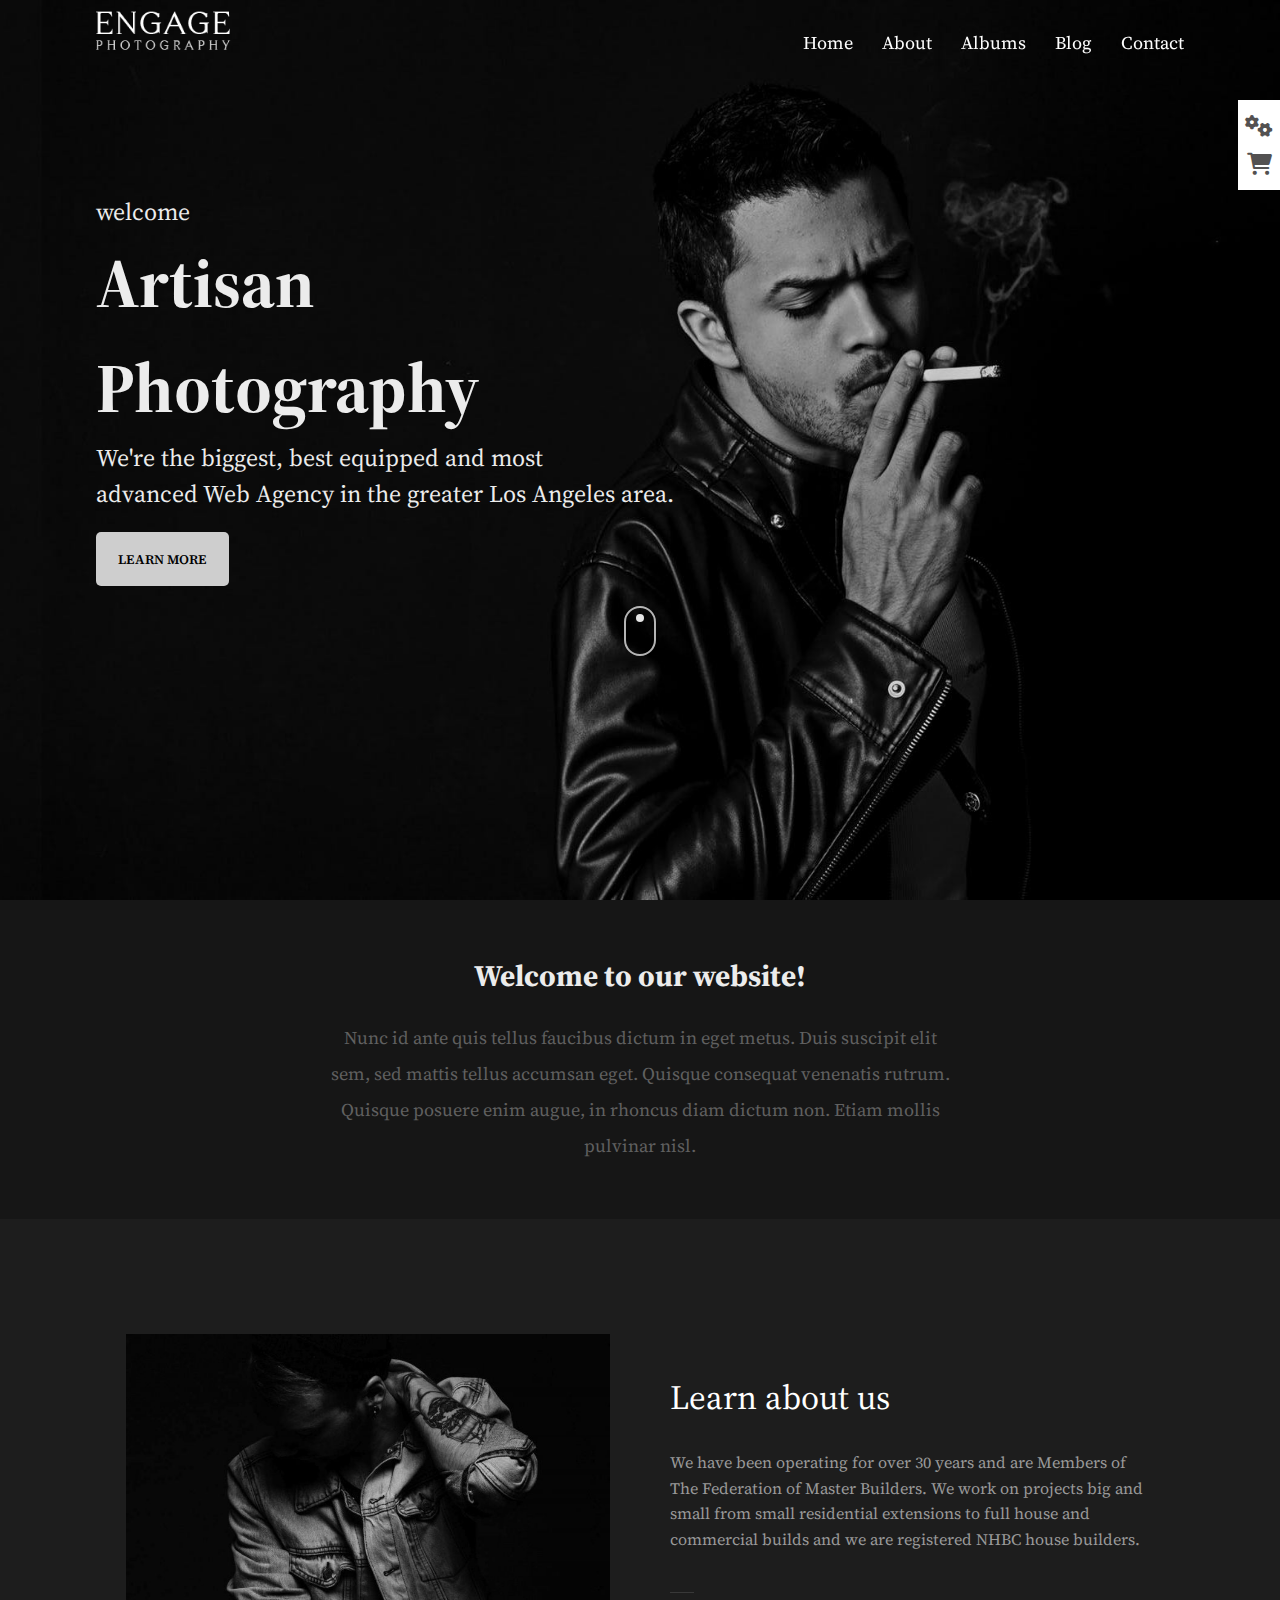
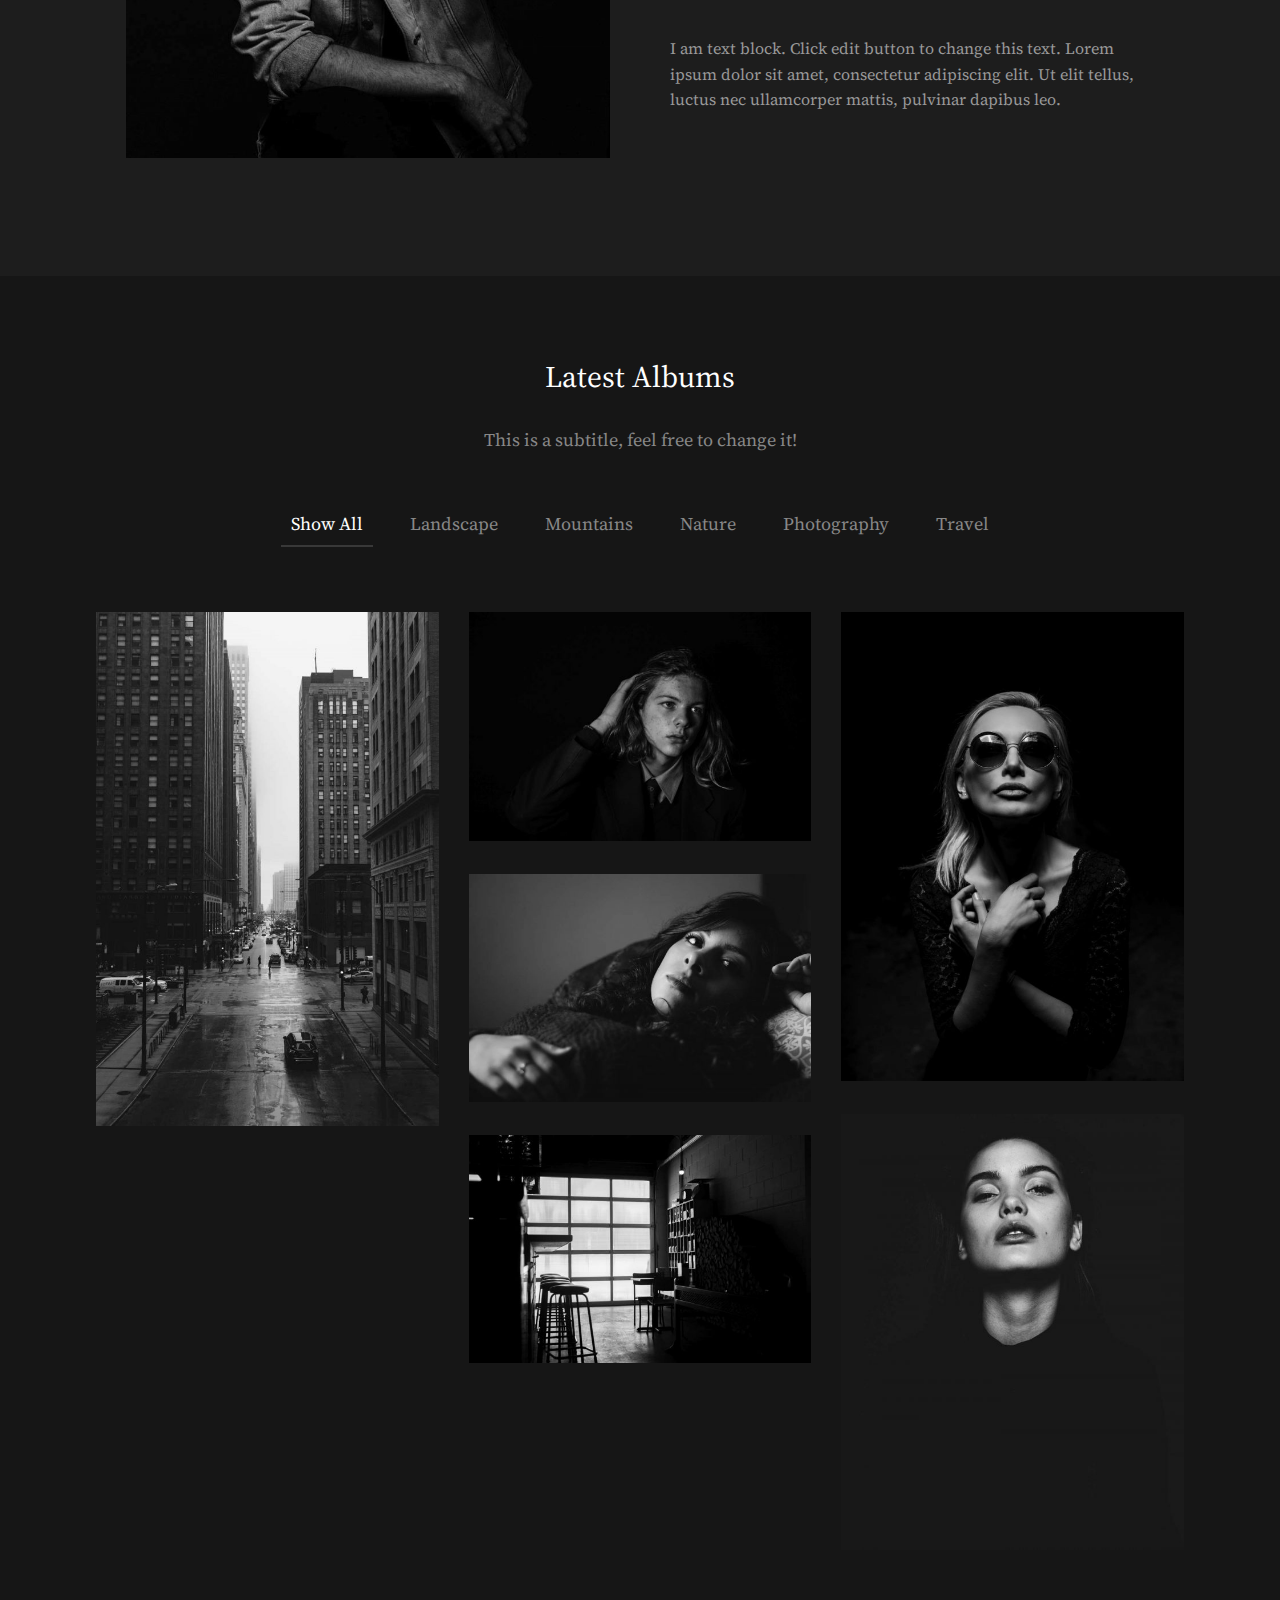
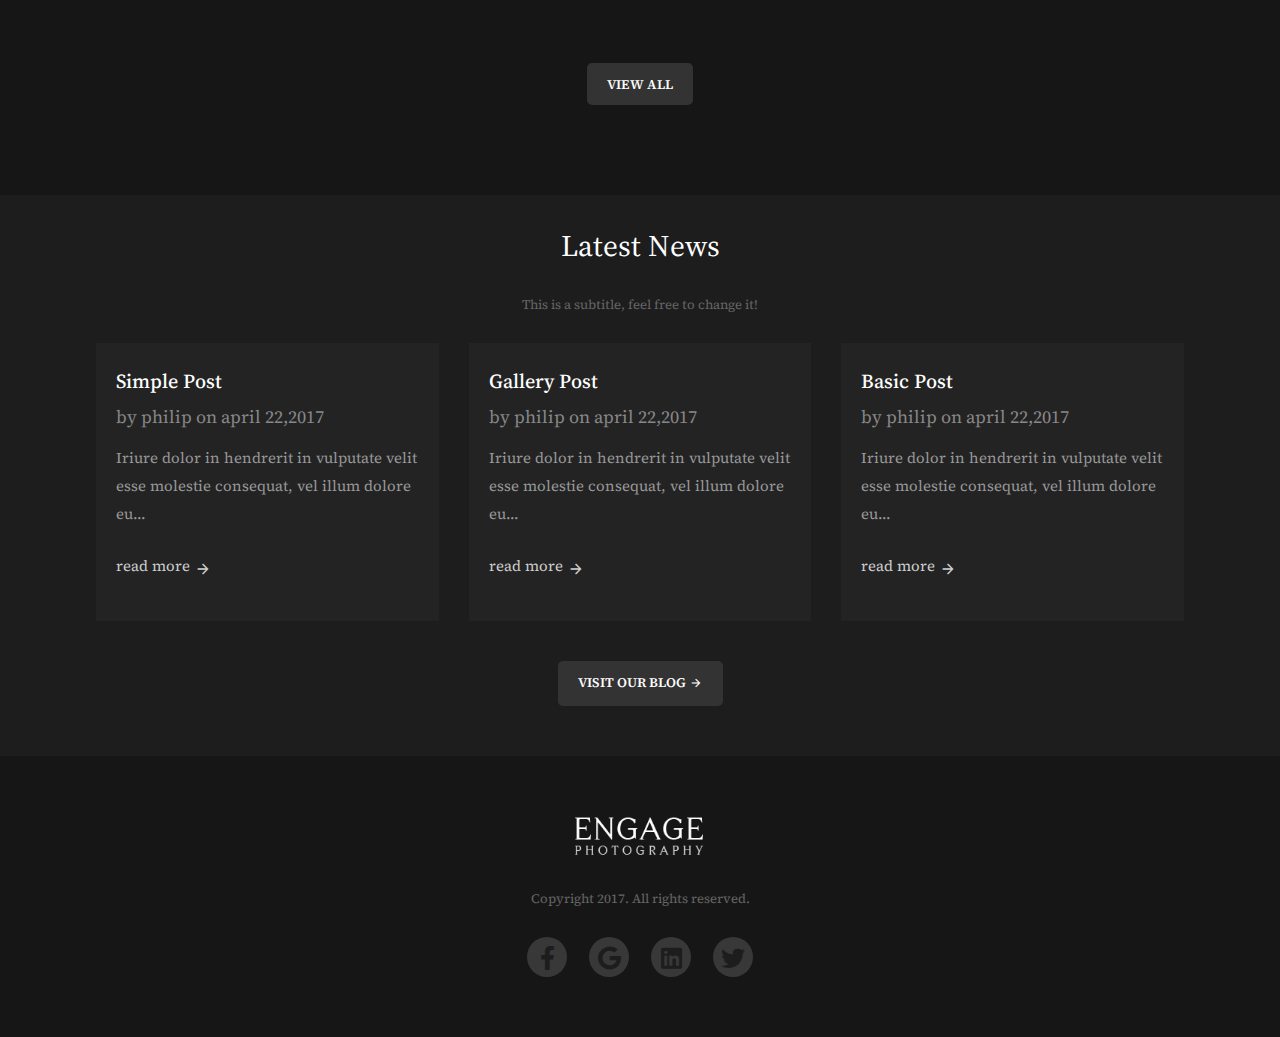
<file: index.html>
<!DOCTYPE html>
<html lang="en">
<head>
    <meta charset="UTF-8">
    <meta name="viewport" content="width=device-width, initial-scale=1.0">
    <link rel="stylesheet" href="https://fonts.googleapis.com/css2?family=Material+Symbols+Outlined:opsz,wght,FILL,GRAD@24,400,0,0" />
    <link rel="preconnect" href="https://fonts.googleapis.com">
<link rel="preconnect" href="https://fonts.gstatic.com" crossorigin>
<link href="https://fonts.googleapis.com/css2?family=Source+Serif+4:ital,opsz,wght@0,8..60,200;0,8..60,300;0,8..60,400;0,8..60,500;0,8..60,600;0,8..60,700;0,8..60,800;0,8..60,900;1,8..60,300;1,8..60,500;1,8..60,600;1,8..60,700&display=swap" rel="stylesheet">
    <link rel="stylesheet" href="./style.css">
    <link rel="stylesheet" href="https://cdnjs.cloudflare.com/ajax/libs/font-awesome/6.0.0-beta3/css/all.min.css">

    <link rel="stylesheet" href="https://cdnjs.cloudflare.com/ajax/libs/font-awesome/6.5.1/css/all.min.css" integrity="sha512-DTOQO9RWCH3ppGqcWaEA1BIZOC6xxalwEsw9c2QQeAIftl+Vegovlnee1c9QX4TctnWMn13TZye+giMm8e2LwA==" crossorigin="anonymous" referrerpolicy="no-referrer" />
    <title>Document</title>
</head>
<body>
    <div class="wrapper">
    
        <main class="main__section">
            <div class="container">
                <header>
                   
                      <div class="cleaerfix">
                          <div class="logo">
                              <img src="./imgs/engage-photography.png" alt="">
                           </div>
                           <nav class="nav cleaerfix">
                            <div class="menu">
                                <button ><span class="material-symbols-outlined">
                                    menu
                                    </span></button>
                            </div>
                            <div class="hidden-header toggle">
                                <ul class="cleaerfix   hidden-content">
                                    <li><a href="./index.html">Home</a> </li>
                                    <li><a href="./about.html">About</a></li>
                                    <li><a href="./albums.html">Albums</a></li>
                                    <li><a href="./blog.html">Blog</a></li>
                                    <li><a href="./contact.html">Contact</a></li>
                                    <div class="cleaerfix"></div>
                                </ul>
                            </div>
                              
                           </nav>
          
                      </div>
        
                   
                         
              
              
              </header>
                <div class="welcome__txt">
                 
                        <span>welcome</span> 
                         <h1>
                            Artisan <br> Photography
                        </h1> 
                    <p>
                        We're the biggest, best equipped and most <br> advanced Web Agency in the greater Los Angeles area.
                    </p>
                </div>
                <div class="learn__more">
                    <button class="learn__btn">Learn more</button>
                </div>
                <div>
                    <div class="circle">
                        <a href="#welcome__section">
                            <span></span>
                        </a>
                       
                    </div>
                  
                </div>

            </div>
        </main>
        <section class="welcome__section" id="welcome__section">
            <div class=" welcome__section__container">
                <h2>Welcome to our website!</h2>
                <p>
                    Nunc id ante quis tellus faucibus dictum in eget metus. Duis suscipit elit sem, sed mattis tellus accumsan eget.
                     Quisque consequat venenatis rutrum. 
                    Quisque posuere enim augue, in rhoncus diam dictum non. Etiam mollis pulvinar nisl.
                </p>
            </div>
          
        </section>
        <section class="learn__about">
            <div class="container cleaerfix">
                <div class="learn__about__card">
                    <img src="./imgs/photo-1484519332611-516457305ff6-800x700.jpg" alt="">
                </div>
                <div class="learn__about__card">
                  <h3>Learn about us</h3>
                  <p>We have been operating for over 30 years and are Members of The Federation of Master Builders. 
                    We work on projects big and small from small residential extensions to full house and commercial
                     builds and we are registered NHBC house builders.
                    </p>
                    <span></span>
                    <p>
                        I am text block. Click edit button to change this text. Lorem ipsum dolor sit amet,
                         consectetur adipiscing elit. Ut elit tellus, luctus nec ullamcorper mattis, pulvinar dapibus leo.
                    </p>
                </div>
            </div>

        </section>
        <section class="latest__albums">
            <div class="container">
                <div class="latest__mini__container">
                    <h4>
                        Latest Albums
                    </h4>
                    <p>This is a subtitle, feel free to change it!</p>
                    <ul class="cleaerfix">
                        <li class="Albums-tab active-tab-index"id="All">Show All</li>
                        <li class="Albums-tab"id="Landscape">Landscape</li>
                        <li class="Albums-tab"id="Mountains">Mountains</li>
                        <li class="Albums-tab"id="nature">Nature</li>
                        <li class="Albums-tab"id="photography">Photography</li>
                        <li class="Albums-tab" id="Travel">Travel</li>
                    </ul>

                </div>
                <div class="imgs__comtainer cleaerfix">
                    <div class="imgs__card">
                       
                            <div class="card-one card nature">
                                <img src="./imgs/alex-iby-251903-600x.jpg" alt="">
    <div class="cover">
    
                            </div>
    
        <div class="cover-icons-container">
            <div class="icon-container left">
                <div class="icon">
                    <span class="material-symbols-outlined ">
                        search
                        </span>
                </div>
               <div class="icon">
                <span class="material-symbols-outlined ">
                    join
                    </span>
               </div>
                  
            </div>
            <div class="icon-container right">
               
            </div>
        </div>
       
        
    </div>
                        



                    </div>
                    <div class="imgs__card ">
                        <div class="card card-two Travel">
                            <img src="./imgs/nathaniel-chang-298253-600x.jpg" alt="">
                            <div class="cover">

                            </div>
                            <div class="cover-icons-container">
                                <div class="icon-container left">
                                    <div class="icon">
                                        <span class="material-symbols-outlined ">
                                            search
                                            </span>
                                    </div>
                                   <div class="icon">
                                    <span class="material-symbols-outlined ">
                                        join
                                        </span>
                                   </div>
                                      
                                </div>
                                <div class="icon-container right">
                                   
                                </div>
                            </div>
                        </div>
                        <div class="card card-three nature photography ">
                            <img src="./imgs/lesly-b-juarez-199312-600x.jpg" alt="">
                            <div class="cover">

                            </div>
                            <div class="cover-icons-container">
                                <div class="icon-container left">
                                    <div class="icon">
                                        <span class="material-symbols-outlined ">
                                            search
                                            </span>
                                    </div>
                                   <div class="icon">
                                    <span class="material-symbols-outlined ">
                                        join
                                        </span>
                                   </div>
                                      
                                </div>
                                <div class="icon-container right">
                                   
                                </div>
                            </div>
                        </div>

                    <div class="card Mountains">
    <img src="./imgs/redd-angelo-11908-600x.jpg" alt="">
    <div class="cover">
    
    </div>

<div class="cover-icons-container">
<div class="icon-container left">
<div class="icon">
<span class="material-symbols-outlined ">
search
</span>
</div>
<div class="icon">
<span class="material-symbols-outlined ">
join
</span>
</div>

</div>
<div class="icon-container right">

</div>
</div>
                    </div>

                    </div>
                    <div class="imgs__card responsive-card">
                        <div class="card   photography">
                            <img src="./imgs/mohammad-metri-325178-600x.jpg" alt="">
                            <div class="cover">
    
                            </div>
                        
                        <div class="cover-icons-container">
                        <div class="icon-container left">
                        <div class="icon">
                        <span class="material-symbols-outlined ">
                        search
                        </span>
                        </div>
                        <div class="icon">
                        <span class="material-symbols-outlined ">
                        join
                        </span>
                        </div>
                        
                        </div>
                        <div class="icon-container right">
                        
                        </div>
                        </div>
                        </div>
                        <div class="card photography">
                            <img src="./imgs/photo-1486074051793-e41332bf18fc-600x764.jpg" alt="">

                            <div class="cover">
    
                            </div>
    
        <div class="cover-icons-container">
            <div class="icon-container left">
                <div class="icon">
                    <span class="material-symbols-outlined ">
                        search
                        </span>
                </div>
               <div class="icon">
                <span class="material-symbols-outlined ">
                    join
                    </span>
               </div>
                  
            </div>
            <div class="icon-container right">
               
            </div>
        </div>
                        </div>
   


                    </div>

                    
                </div>
                <div class="view__all__button">
                    <button class="view__btn">
                        view aLL
                    </button>

                </div>
            
              
            </div>
        </section>

        <section class="latest__news">
            <div class="container">
                <h5>Latest News</h5>
                <p class="subtitle">This is a subtitle, feel free to change it!</p>
            
            <div class="latest__news__container cleaerfix ">
                <div class="imgs__card news__card">
                    <h6>
                        simple post
                    </h6>
                    <p class="news__mini__title">
                        by philip on april 22,2017
                    </p>
                    <p class="news__main__txt">
                        Iriure dolor in hendrerit in vulputate velit esse molestie consequat, vel illum dolore eu...


                    </p>
                    <div class="read__more">
                        <a href="">read more</a>
                        <span class="material-symbols-outlined">
                            arrow_forward
                            </span>
                    </div>

                </div>
                <div class="imgs__card news__card">
                    <h6>
                        gallery post
                    </h6>
                    <p class="news__mini__title">
                        by philip on april 22,2017
                    </p>
                    <p class="news__main__txt">
                        Iriure dolor in hendrerit in vulputate velit esse molestie consequat, vel illum dolore eu...


                    </p>
                    <div class="read__more">
                        <a href="">read more</a>
                        <span class="material-symbols-outlined">
                            arrow_forward
                            </span>
                    </div>

                </div>
                <div class="imgs__card news__card">
                    <h6>
                        basic post
                    </h6>
                    <p class="news__mini__title">
                        by philip on april 22,2017
                    </p>
                    <p class="news__main__txt">
                        Iriure dolor in hendrerit in vulputate velit esse molestie consequat, vel illum dolore eu...


                    </p>
                    <div class="read__more">
                        <a href="">read more</a>
                        <span class="material-symbols-outlined">
                            arrow_forward
                            </span>
                    </div>

                </div>
            </div>
            <div class="visit__blog__button">
<button><a href="">visit our blog</a>  <span class="material-symbols-outlined">
    arrow_forward
    </span></button>
            </div>
        </div>
        </section>

        <footer>
            <div class="container">
                <div class="footer__logo">
                    <img src="./imgs/engage-photography.png" alt="">
                    <p>Copyright 2017. All rights reserved.</p>
                </div>
                <div class="footer__icons ">
                    <div class="f-icon facebook">
                        <i class="fa-brands fa-facebook-f"></i>
                       
                       
                       
                    </div>
                    <div class="f-icon google">
                        <i class="fa-brands fa-google"></i>
                    </div>
                    <div class="f-icon linkedin">
                        <i class="fa-brands fa-linkedin"></i>
                    </div>
                    <div class="f-icon twitter">
                        <i class="fa-brands fa-twitter"></i>
                    </div>
                </div>
            </div>
            <div class="right-icon">
                <i class="fa-solid fa-gears"></i>
              
                <i class="fa-solid fa-cart-shopping"></i>
            </div>
        </footer>
    </div>
    <script src="./script.js"></script>
</body>
</html>
</file>
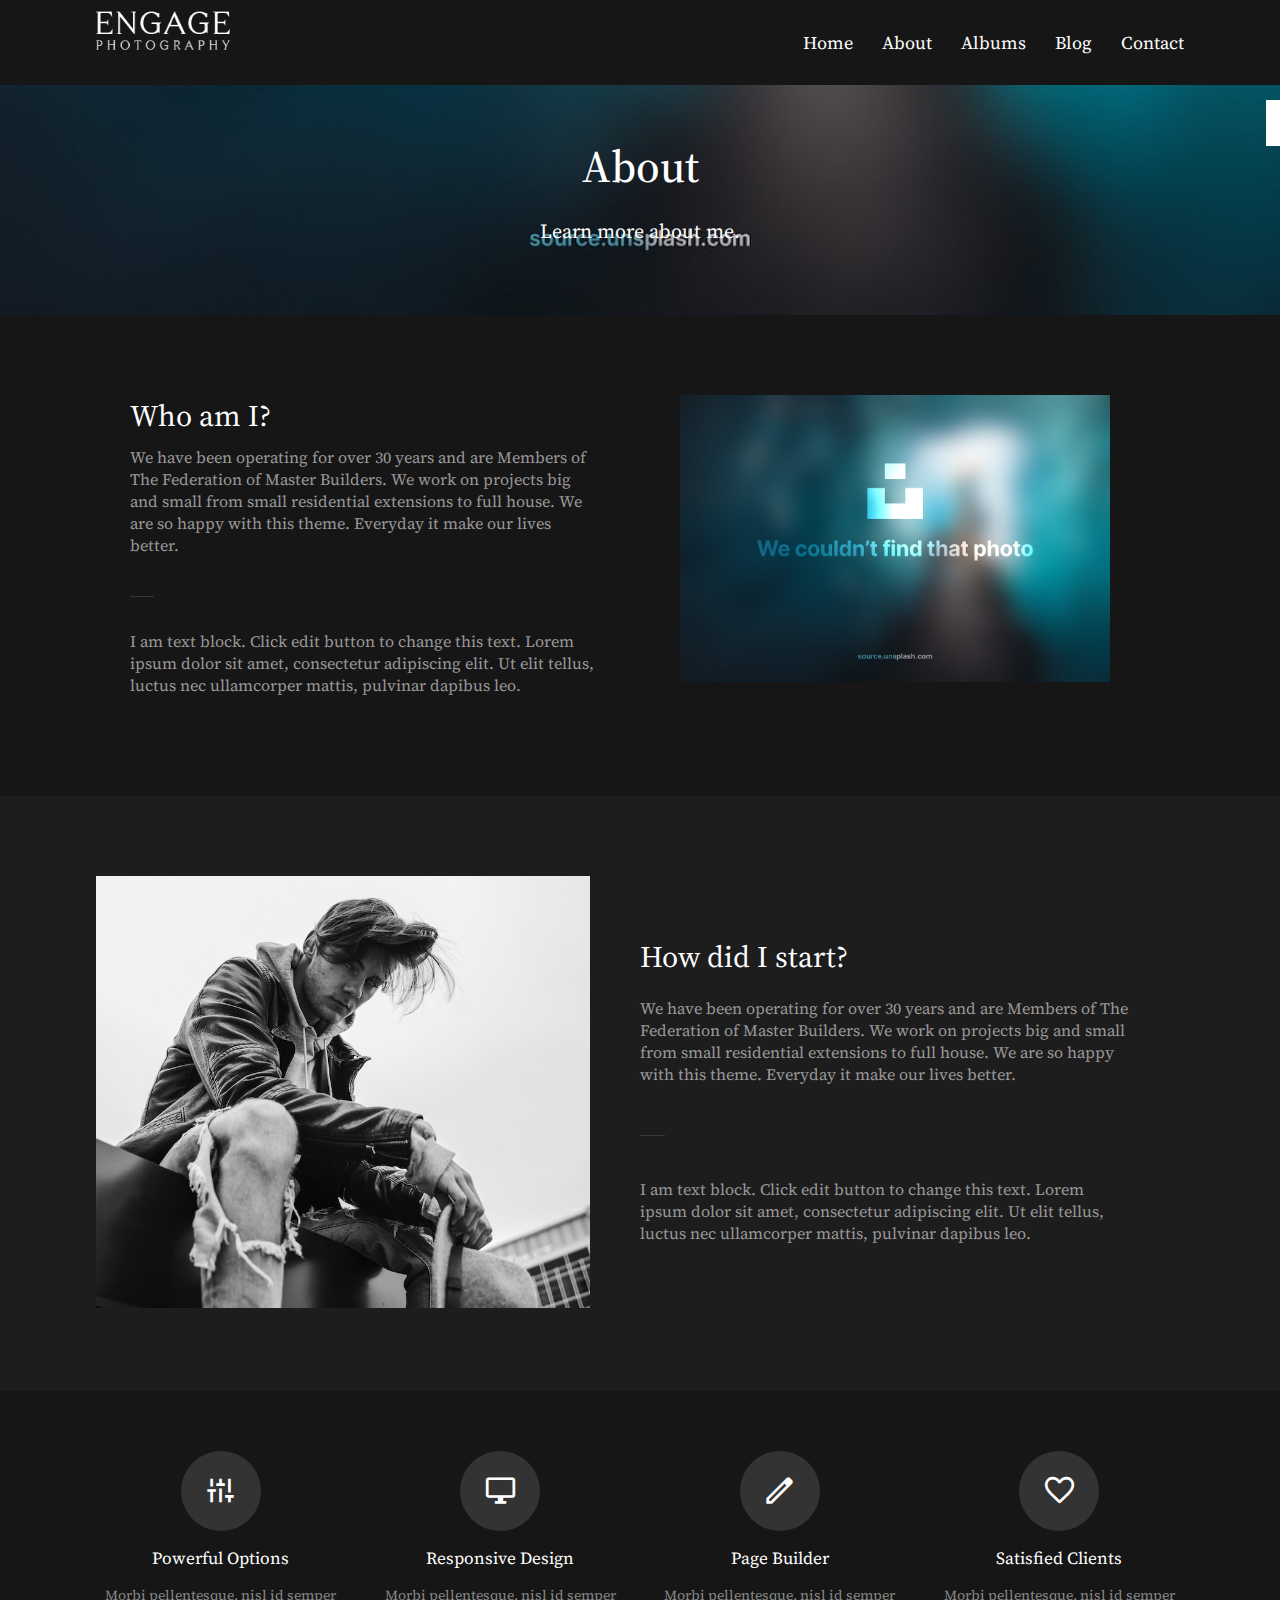
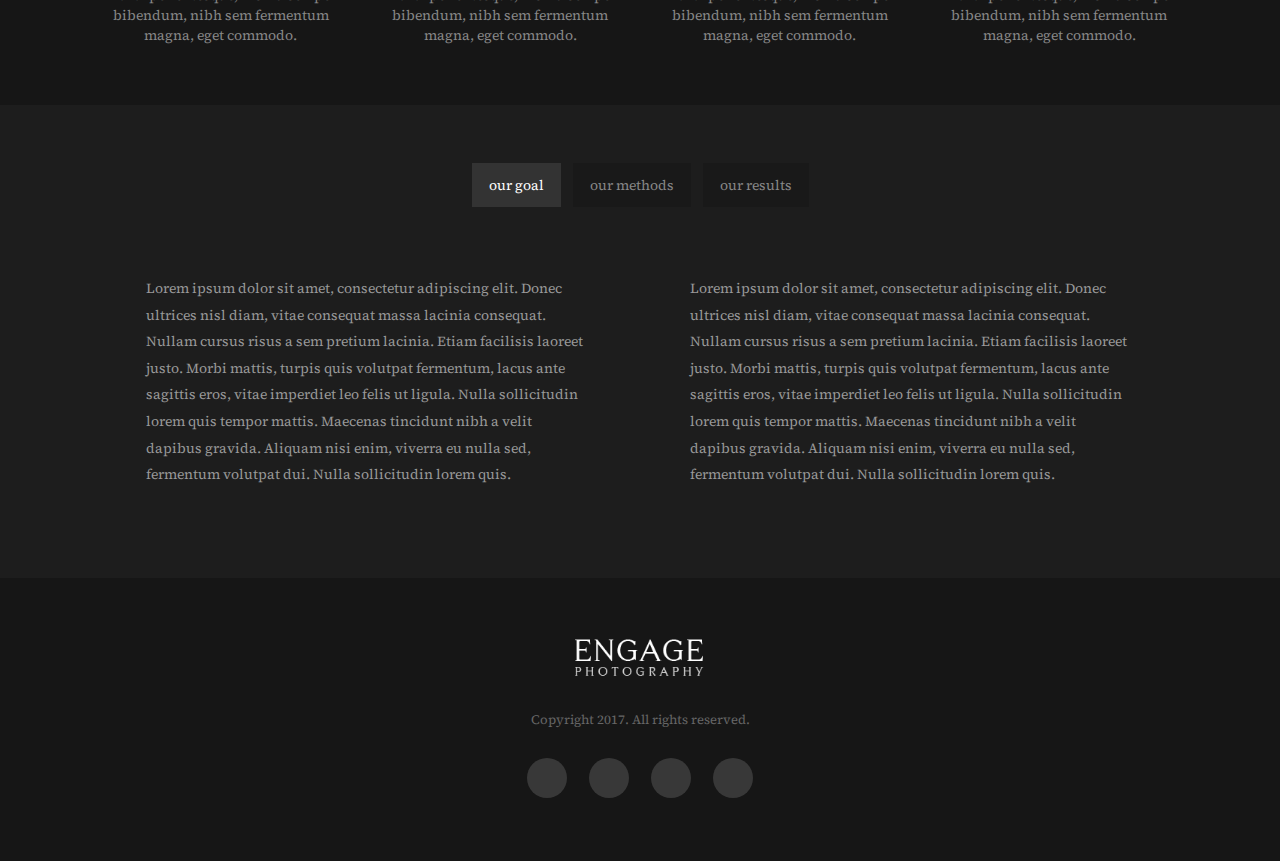
<file: about.html>
<!DOCTYPE html>
<html lang="en">
<head>
    <meta charset="UTF-8">
    <meta name="viewport" content="width=device-width, initial-scale=1.0">
    <link rel="stylesheet" href="https://fonts.googleapis.com/css2?family=Material+Symbols+Outlined:opsz,wght,FILL,GRAD@24,400,0,0" />
    <link rel="preconnect" href="https://fonts.googleapis.com">
<link rel="preconnect" href="https://fonts.gstatic.com" crossorigin>
<link href="https://fonts.googleapis.com/css2?family=Source+Serif+4:ital,opsz,wght@0,8..60,200;0,8..60,300;0,8..60,400;0,8..60,500;0,8..60,600;0,8..60,700;0,8..60,800;0,8..60,900;1,8..60,300;1,8..60,500;1,8..60,600;1,8..60,700&display=swap" rel="stylesheet">
   
    <link rel="stylesheet" href="https://cdnjs.cloudflare.com/ajax/libs/font-awesome/6.5.1/css/all.min.css" integrity="sha512-DTOQO9RWCH3ppGqcWaEA1BIZOC6xxalwEsw9c2QQeAIftl+Vegovlnee1c9QX4TctnWMn13TZye+giMm8e2LwA==" crossorigin="anonymous" referrerpolicy="no-referrer" />

    
    <link rel="stylesheet" href="./style.css">
    <link rel="stylesheet" href="./about.css">
    <title>Document</title>
</head>
<body>
    <div class="wrapper">
      
        <header>
            <div class="container">
              <div class="cleaerfix">
                  <div class="logo">
                      <img src="./imgs/engage-photography.png" alt="">
                   </div>
                   <nav class="nav cleaerfix">
                    <div class="menu">
                        <button ><span class="material-symbols-outlined">
                            menu
                            </span></button>
                    </div>
                    <div class="hidden-header toggle">
                        <ul class="cleaerfix   hidden-content">
                            <li><a href="./index.html">Home</a> </li>
                            <li><a href="./about.html">About</a></li>
                            <li><a href="./albums.html">Albums</a></li>
                            <li><a href="./blog.html">Blog</a></li>
                            <li><a href="./contact.html">Contact</a></li>
                            <div class="cleaerfix"></div>
                        </ul>
                    </div>
                      
                   </nav>
                  
              </div>
            </div>    
      </header>
  
        <section class="about">
            <h1>
                About
            </h1>
            <p>Learn more about me.</p>
        </section>
        <section class="who__am__i">
            <div class="container cleaerfix">
                <div class="who__am__card who__am__card__left">
<h2>
    Who am I?
</h2>
<p>
    We have been operating for over 30 years and are Members of The Federation of Master Builders.
     We work on projects big and small from small residential extensions to full house.
     We are so happy with this theme. Everyday it make our lives better.
</p>
<span></span>
<p>
    I am text block. Click edit button to change this text.
     Lorem ipsum dolor sit amet, consectetur adipiscing elit. Ut elit tellus,
     luctus nec ullamcorper mattis, pulvinar dapibus leo.
</p>
                </div>
                <div class="who__am__card">
                    <img src="./imgs/1920x1300.jpeg" alt="">
                </div>
            </div>
        </section>
        <section class="How__did__I__start">
            <div class="container cleaerfix">
                <div class="how__start__card how__start__card__left ">
<img src="./imgs/800x700.jpeg" alt="">
                </div>

                <div class="how__start__card how__start__card__left ">
<h2>How did I start?</h2>
<p>
    We have been operating for over 30 years and are Members of The Federation of Master Builders.
     We work on projects big and small from small residential extensions to full house.
     We are so happy with this theme. Everyday it make our lives better.
</p>
<span></span>
<p>
    I am text block. Click edit button to change this text.
     Lorem ipsum dolor sit amet, consectetur adipiscing elit. Ut elit tellus,
     luctus nec ullamcorper mattis, pulvinar dapibus leo.
</p>
                </div>
            </div>

        </section>
        <section class="about__icons">
            <div class="container cleaerfix">
                <div class="icon__card">
                    <div class="icons">
                        <span class="material-symbols-outlined">
                            instant_mix
                            </span>
                    </div>
                    <div class="icon__title">
                        Powerful Options
                    </div>
                    <div class="icon__description">
                        Morbi pellentesque, nisl id semper bibendum, nibh sem fermentum magna, eget commodo.
                    </div>

                </div>
                <div class="icon__card">
                    <div class="icons">
                        <span class="material-symbols-outlined">
                            desktop_windows
                            </span>
                    </div>
                    <div class="icon__title">
                        Responsive Design
                    </div>
                    <div class="icon__description">
                        Morbi pellentesque, nisl id semper bibendum, nibh sem fermentum magna, eget commodo.
                    </div>

                </div>
                <div class="icon__card">
                    <div class="icons">
                        <span class="material-symbols-outlined">
                            edit
                            </span>
                    </div>
                    <div class="icon__title">
                        Page Builder
                    </div>
                    <div class="icon__description">
                        Morbi pellentesque, nisl id semper bibendum, nibh sem fermentum magna, eget commodo.
                    </div>

                </div>
                <div class="icon__card">
                    <div class="icons">
                        <span class="material-symbols-outlined">
                            favorite
                            </span>
                    </div>
                    <div class="icon__title">
                        Satisfied Clients
                    </div>
                    <div class="icon__description">
                        Morbi pellentesque, nisl id semper bibendum, nibh sem fermentum magna, eget commodo.
                    </div>

                </div>
            </div>
          
        </section>
        <section class="our__goal">
            <div class="container">
                <div class="our__goal__header">
                    <a href="" class=" goal-tab active-tab" id="goal">our goal</a>
                    <a href="" class="goal-tab" id="methods ">our methods</a>
                    <a href="" class=" goal-tab" id="results">our results</a>
                </div>
                <div class="our__goal__txt cleaerfix  goal one">
                    <div class="our__goal__card ">
                        <p>
                            Lorem ipsum dolor sit amet, consectetur adipiscing elit. Donec ultrices nisl diam, vitae consequat massa lacinia consequat. Nullam cursus risus a sem pretium lacinia. Etiam facilisis laoreet justo. Morbi mattis, turpis quis volutpat fermentum, lacus ante sagittis eros, vitae imperdiet leo felis ut ligula. Nulla sollicitudin lorem quis tempor mattis. Maecenas tincidunt nibh a velit dapibus gravida. Aliquam nisi enim, viverra eu nulla sed, fermentum volutpat dui. Nulla sollicitudin lorem quis.
                        </p>
                    </div>
                    <div class="our__goal__card">
                        <p>
                            Lorem ipsum dolor sit amet, consectetur adipiscing elit. Donec ultrices nisl diam, vitae consequat massa lacinia consequat. Nullam cursus risus a sem pretium lacinia. Etiam facilisis laoreet justo. Morbi mattis, turpis quis volutpat fermentum, lacus ante sagittis eros, vitae imperdiet leo felis ut ligula. Nulla sollicitudin lorem quis tempor mattis. Maecenas tincidunt nibh a velit dapibus gravida. Aliquam nisi enim, viverra eu nulla sed, fermentum volutpat dui. Nulla sollicitudin lorem quis.
                        </p>
                    </div>
                </div>
                <div class="our__goal__txt cleaerfix methods two hidden">
                    <div class="our__goal__card ">
                        <p>
                              Nullam cursus risus a sem pretium lacinia. Etiam facilisis laoreet justo. Morbi mattis, turpis quis volutpat fermentum, lacus ante sagittis eros, vitae imperdiet leo felis ut ligula. Nulla sollicitudin lorem quis tempor mattis. Maecenas tincidunt nibh a velit dapibus gravida. Aliquam nisi enim, viverra eu nulla sed, fermentum volutpat dui. Nulla sollicitudin lorem quis.
                        </p>
                    </div>
                    <div class="our__goal__card">
                        <p>
                              Nullam cursus risus a sem pretium lacinia. Etiam facilisis laoreet justo. Morbi mattis, turpis quis volutpat fermentum, lacus ante sagittis eros, vitae imperdiet leo felis ut ligula. Nulla sollicitudin lorem quis tempor mattis. Maecenas tincidunt nibh a velit dapibus gravida. Aliquam nisi enim, viverra eu nulla sed, fermentum volutpat dui. Nulla sollicitudin lorem quis.
                        </p>
                    </div>
                </div>
                <div class="our__goal__txt cleaerfix results three hidden">
                    <div class="our__goal__card ">
                        <p>
                            Donec ultrices nisl diam, vitae consequat massa lacinia consequat. Nullam cursus risus a sem pretium lacinia. Etiam facilisis laoreet justo. Morbi mattis, turpis quis volutpat fermentum, lacus ante sagittis eros, vitae imperdiet leo felis ut ligula. Nulla sollicitudin lorem quis tempor mattis. Maecenas tincidunt nibh a velit dapibus gravida. Aliquam nisi enim, viverra eu nulla sed, fermentum volutpat dui. Nulla sollicitudin lorem quis.
                        </p>
                    </div>
                    <div class="our__goal__card">
                        <p>
                             Donec ultrices nisl diam, vitae consequat massa lacinia consequat. Nullam cursus risus a sem pretium lacinia. Etiam facilisis laoreet justo. Morbi mattis, turpis quis volutpat fermentum, lacus ante sagittis eros, vitae imperdiet leo felis ut ligula. Nulla sollicitudin lorem quis tempor mattis. Maecenas tincidunt nibh a velit dapibus gravida. Aliquam nisi enim, viverra eu nulla sed, fermentum volutpat dui. Nulla sollicitudin lorem quis.
                        </p>
                    </div>
                </div>
            </div>
        </section>
        <footer>
            <div class="container">
                <div class="footer__logo">
                    <img src="./imgs/engage-photography.png" alt="">
                    <p>Copyright 2017. All rights reserved.</p>
                </div>
                <div class="footer__icons ">
                    <div class="f-icon facebook">
                        <i class="fa-brands fa-facebook-f"></i>
                       
                       
                       
                    </div>
                    <div class="f-icon google">
                        <i class="fa-brands fa-google"></i>
                    </div>
                    <div class="f-icon linkedin">
                        <i class="fa-brands fa-linkedin"></i>
                    </div>
                    <div class="f-icon twitter">
                        <i class="fa-brands fa-twitter"></i>
                    </div>
                </div>
            </div>
            <div class="right-icon">
                <i class="fa-solid fa-gears"></i>
              
                <i class="fa-solid fa-cart-shopping"></i>
            </div>
        </footer>
    </div>
    <script src="./script.js"></script>
    
</body>
</html>
</file>
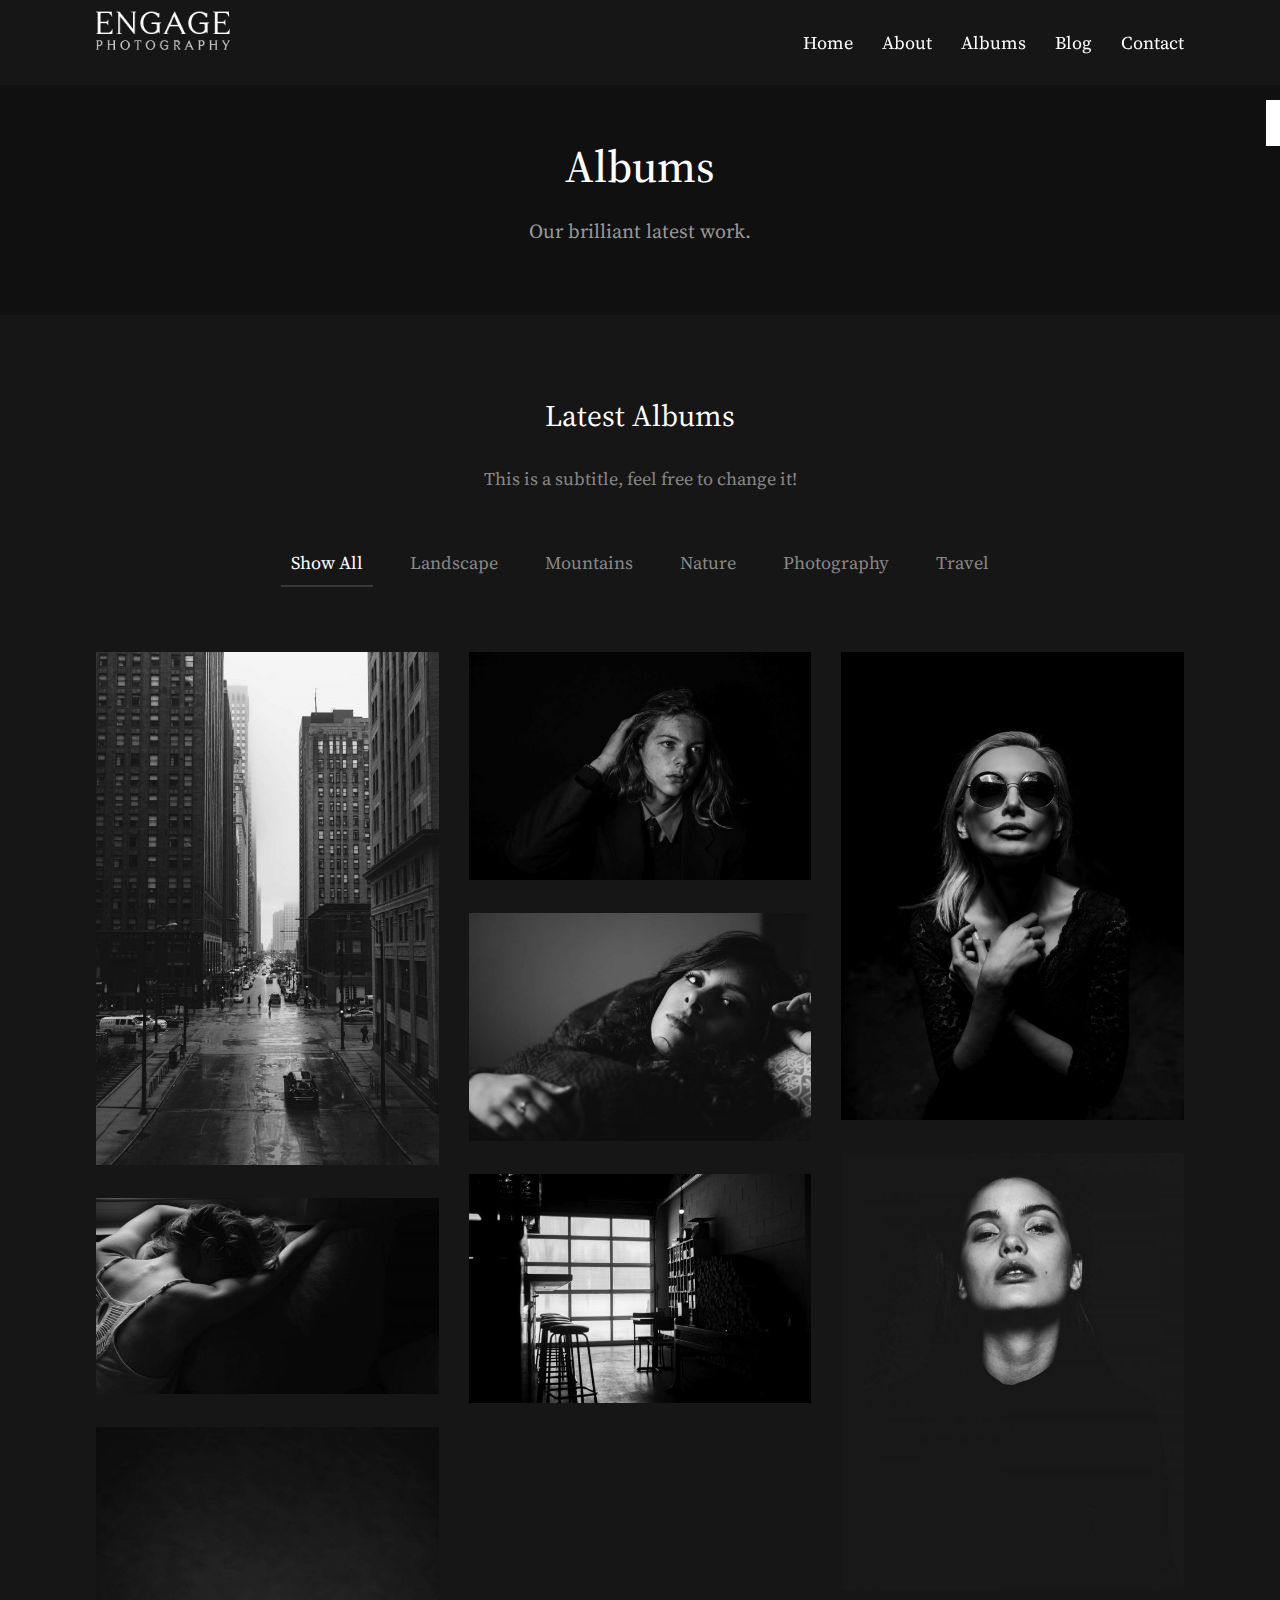
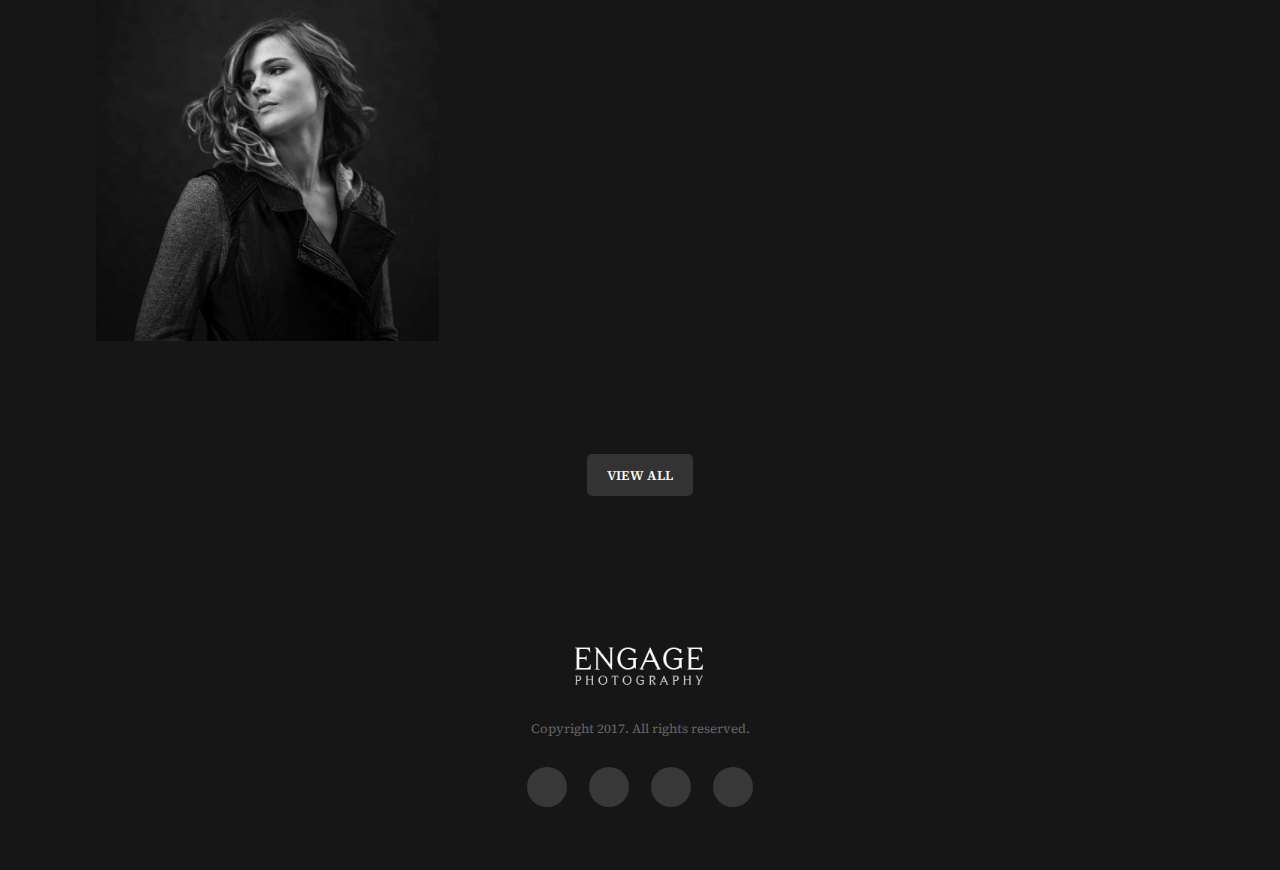
<file: albums.html>
<!DOCTYPE html>
<html lang="en">
  <head>
    <meta charset="UTF-8" />
    <meta name="viewport" content="width=device-width, initial-scale=1.0" />
    <link
      rel="stylesheet"
      href="https://fonts.googleapis.com/css2?family=Material+Symbols+Outlined:opsz,wght,FILL,GRAD@24,400,0,0"
    />
    <link rel="preconnect" href="https://fonts.googleapis.com" />
    <link rel="preconnect" href="https://fonts.gstatic.com" crossorigin />
    <link
      href="https://fonts.googleapis.com/css2?family=Source+Serif+4:ital,opsz,wght@0,8..60,200;0,8..60,300;0,8..60,400;0,8..60,500;0,8..60,600;0,8..60,700;0,8..60,800;0,8..60,900;1,8..60,300;1,8..60,500;1,8..60,600;1,8..60,700&display=swap"
      rel="stylesheet"
    />

    <link
      rel="stylesheet"
      href="https://cdnjs.cloudflare.com/ajax/libs/font-awesome/6.5.1/css/all.min.css"
      integrity="sha512-DTOQO9RWCH3ppGqcWaEA1BIZOC6xxalwEsw9c2QQeAIftl+Vegovlnee1c9QX4TctnWMn13TZye+giMm8e2LwA=="
      crossorigin="anonymous"
      referrerpolicy="no-referrer"
    />
    <link rel="stylesheet" href="./albums.css" />
    <link rel="stylesheet" href="./style.css">
   
    <title>Document</title>
  </head>
  <body>
    <div class="wrapper">
      <header>
        <div class="container">
          <div class="cleaerfix">
            <div class="logo">
              <img src="./imgs/engage-photography.png" alt="" />
            </div>
            <nav class="nav cleaerfix">
              <div class="menu">
                  <button ><span class="material-symbols-outlined">
                      menu
                      </span></button>
              </div>
              <div class="hidden-header toggle">
                  <ul class="cleaerfix   hidden-content">
                      <li><a href="./index.html">Home</a> </li>
                      <li><a href="./about.html">About</a></li>
                      <li><a href="./albums.html">Albums</a></li>
                      <li><a href="./blog.html">Blog</a></li>
                      <li><a href="./contact.html">Contact</a></li>
                      <div class="cleaerfix"></div>
                  </ul>
              </div>
                
             </nav>
          </div>
        </div>
      </header>

      <section class="albums">
        <h1>Albums</h1>
        <p>Our brilliant latest work.</p>
      </section>
          
          <section class="latest__albums">
            <div class="container">
              <div class="latest__mini__container">
                <h4>Latest Albums</h4>
                <p>This is a subtitle, feel free to change it!</p>
                <ul class="cleaerfix">
                  <li class="Albums-tab active-tab-index" id="All">Show All</li>
                  <li class="Albums-tab" id="Landscape">Landscape</li>
                  <li class="Albums-tab" id="Mountains">Mountains</li>
                  <li class="Albums-tab" id="nature">Nature</li>
                  <li class="Albums-tab" id="photography">Photography</li>
                  <li class="Albums-tab" id="Travel">Travel</li>
                </ul>
              </div>
              <div class="imgs__comtainer cleaerfix">
                <div class="imgs__card">
                  <div class="card-one card nature">
                    <img src="./imgs/alex-iby-251903-600x.jpg" alt="" />
                    <div class="cover"></div>

                    <div class="cover-icons-container">
                      <div class="icon-container left">
                        <div class="icon">
                          <span class="material-symbols-outlined">
                            search
                          </span>
                        </div>
                        <div class="icon">
                          <span class="material-symbols-outlined"> join </span>
                        </div>
                      </div>
                      <div class="icon-container right"></div>
                    </div>
                  </div>
                  <div class="card Landscape Travel">
                    <img
                    src="./imgs/photo-1495234347927-15da3bd48ee6-600x344.jpg"
                    alt=""
                  />
                  <div class="cover"></div>

                    <div class="cover-icons-container">
                      <div class="icon-container left">
                        <div class="icon">
                          <span class="material-symbols-outlined">
                            search
                          </span>
                        </div>
                        <div class="icon">
                          <span class="material-symbols-outlined"> join </span>
                        </div>
                      </div>
                      <div class="icon-container right"></div>
                    </div>




                  </div>
                  <div class="card photography">
                    <img src="./imgs/andrew-worley-305131.jpg" alt="" />

                    <div class="cover"></div>

                    <div class="cover-icons-container">
                      <div class="icon-container left">
                        <div class="icon">
                          <span class="material-symbols-outlined">
                            search
                          </span>
                        </div>
                        <div class="icon">
                          <span class="material-symbols-outlined"> join </span>
                        </div>
                      </div>
                      <div class="icon-container right"></div>
                    </div>

                  </div>
                </div>
                <div class="imgs__card">
                  <div class="card card-two Travel">
                    <img src="./imgs/nathaniel-chang-298253-600x.jpg" alt="" />
                    <div class="cover"></div>
                    <div class="cover-icons-container">
                      <div class="icon-container left">
                        <div class="icon">
                          <span class="material-symbols-outlined">
                            search
                          </span>
                        </div>
                        <div class="icon">
                          <span class="material-symbols-outlined"> join </span>
                        </div>
                      </div>
                      <div class="icon-container right"></div>
                    </div>
                  </div>
                  <div class="card card-three nature photography">
                    <img src="./imgs/lesly-b-juarez-199312-600x.jpg" alt="" />
                    <div class="cover"></div>
                    <div class="cover-icons-container">
                      <div class="icon-container left">
                        <div class="icon">
                          <span class="material-symbols-outlined">
                            search
                          </span>
                        </div>
                        <div class="icon">
                          <span class="material-symbols-outlined"> join </span>
                        </div>
                      </div>
                      <div class="icon-container right"></div>
                    </div>
                  </div>

                  <div class="card Mountains">
                    <img src="./imgs/redd-angelo-11908-600x.jpg" alt="" />
                    <div class="cover"></div>

                    <div class="cover-icons-container">
                      <div class="icon-container left">
                        <div class="icon">
                          <span class="material-symbols-outlined">
                            search
                          </span>
                        </div>
                        <div class="icon">
                          <span class="material-symbols-outlined"> join </span>
                        </div>
                      </div>
                      <div class="icon-container right"></div>
                    </div>
                  </div>
                </div>
                <div class="imgs__card responsive-card">
                  <div class="card photography">
                    <img src="./imgs/mohammad-metri-325178-600x.jpg" alt="" />
                    <div class="cover"></div>

                    <div class="cover-icons-container">
                      <div class="icon-container left">
                        <div class="icon">
                          <span class="material-symbols-outlined">
                            search
                          </span>
                        </div>
                        <div class="icon">
                          <span class="material-symbols-outlined"> join </span>
                        </div>
                      </div>
                      <div class="icon-container right"></div>
                    </div>
                  </div>
                  <div class="card photography">
                    <img
                      src="./imgs/photo-1486074051793-e41332bf18fc-600x764.jpg"
                      alt=""
                    />

                    <div class="cover"></div>

                    <div class="cover-icons-container">
                      <div class="icon-container left">
                        <div class="icon">
                          <span class="material-symbols-outlined">
                            search
                          </span>
                        </div>
                        <div class="icon">
                          <span class="material-symbols-outlined"> join </span>
                        </div>
                      </div>
                      <div class="icon-container right"></div>
                    </div>
                  </div>
                </div>
              </div>
              <div class="view__all__button">
                <button class="view__btn">view aLL</button>
              </div>
            </div>
          </section>

   

          <footer>
            <div class="container">
                <div class="footer__logo">
                    <img src="./imgs/engage-photography.png" alt="">
                    <p>Copyright 2017. All rights reserved.</p>
                </div>
                <div class="footer__icons ">
                    <div class="f-icon facebook">
                        <i class="fa-brands fa-facebook-f"></i>
                       
                       
                       
                    </div>
                    <div class="f-icon google">
                        <i class="fa-brands fa-google"></i>
                    </div>
                    <div class="f-icon linkedin">
                        <i class="fa-brands fa-linkedin"></i>
                    </div>
                    <div class="f-icon twitter">
                        <i class="fa-brands fa-twitter"></i>
                    </div>
                </div>
            </div>
            <div class="right-icon">
                <i class="fa-solid fa-gears"></i>
              
                <i class="fa-solid fa-cart-shopping"></i>
            </div>
        </footer>
    </div>
    <script src="./script.js"></script>
  </body>
</html>
</file>
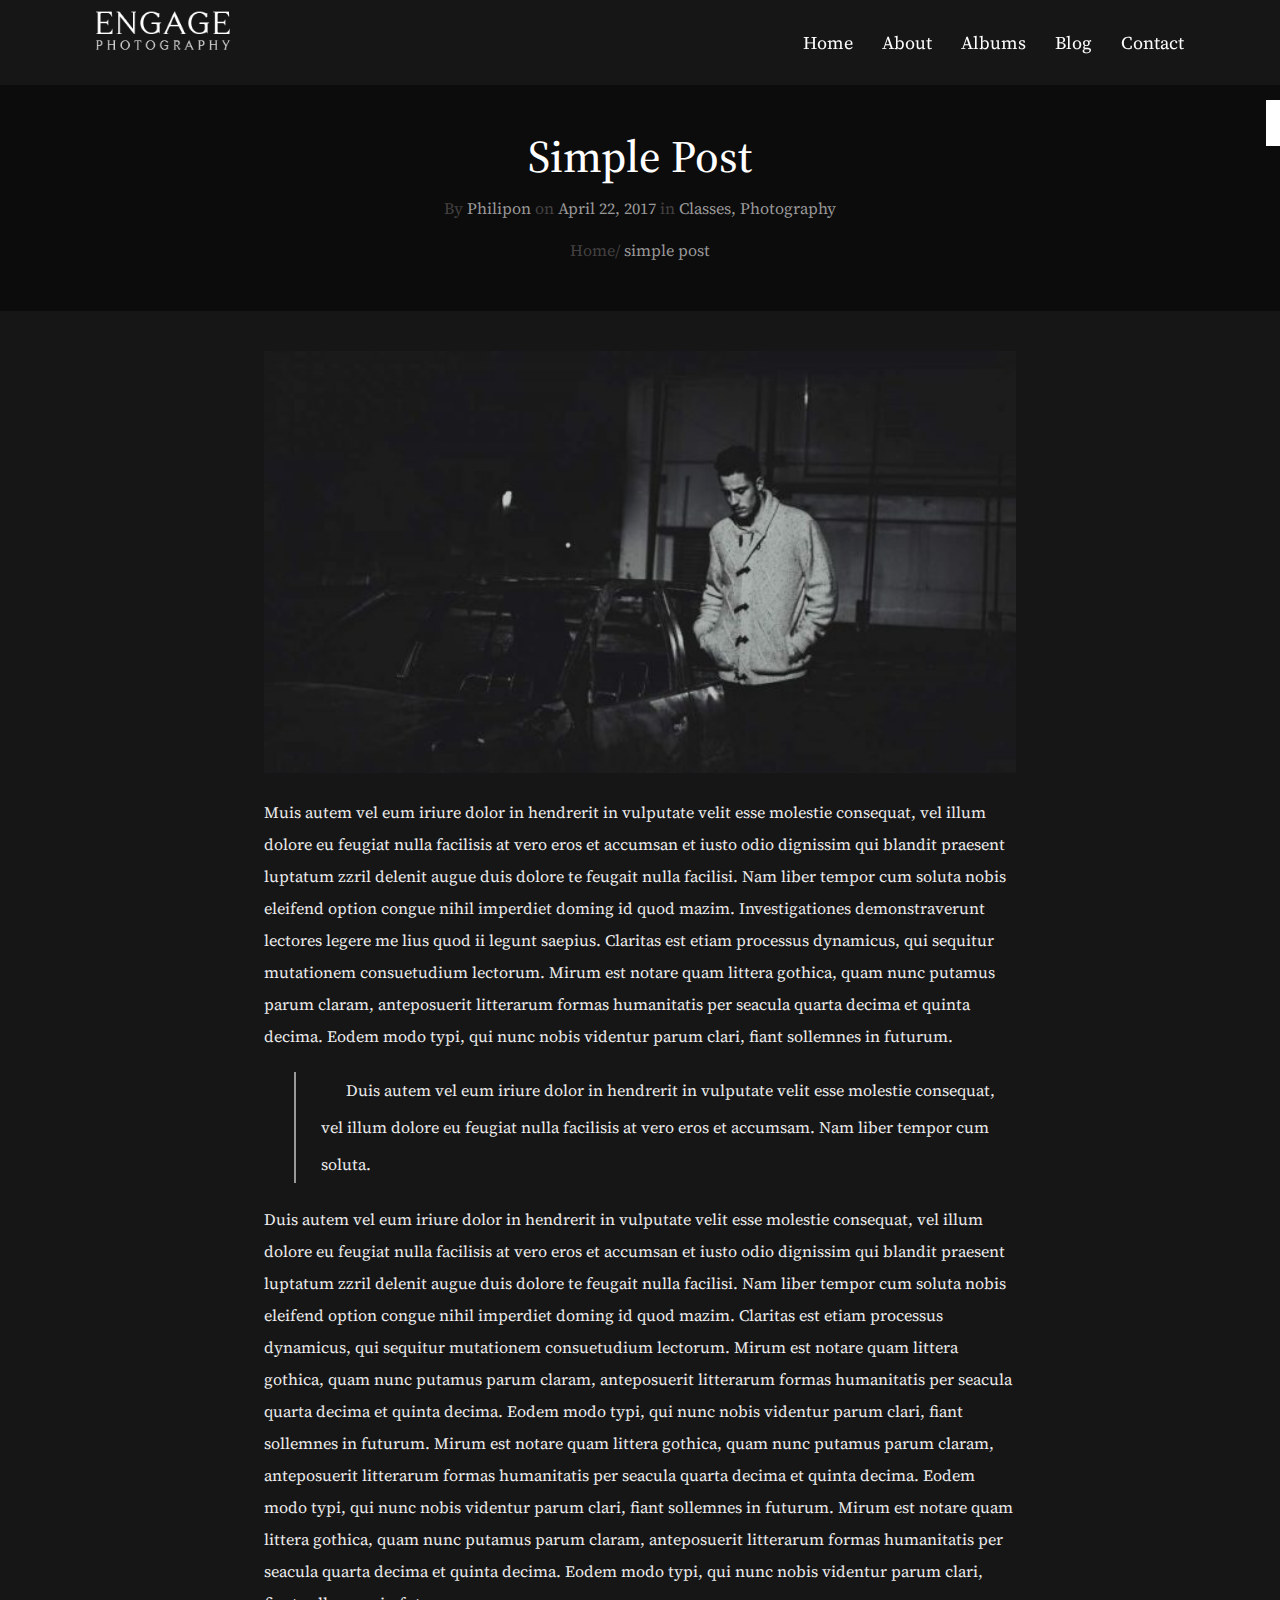
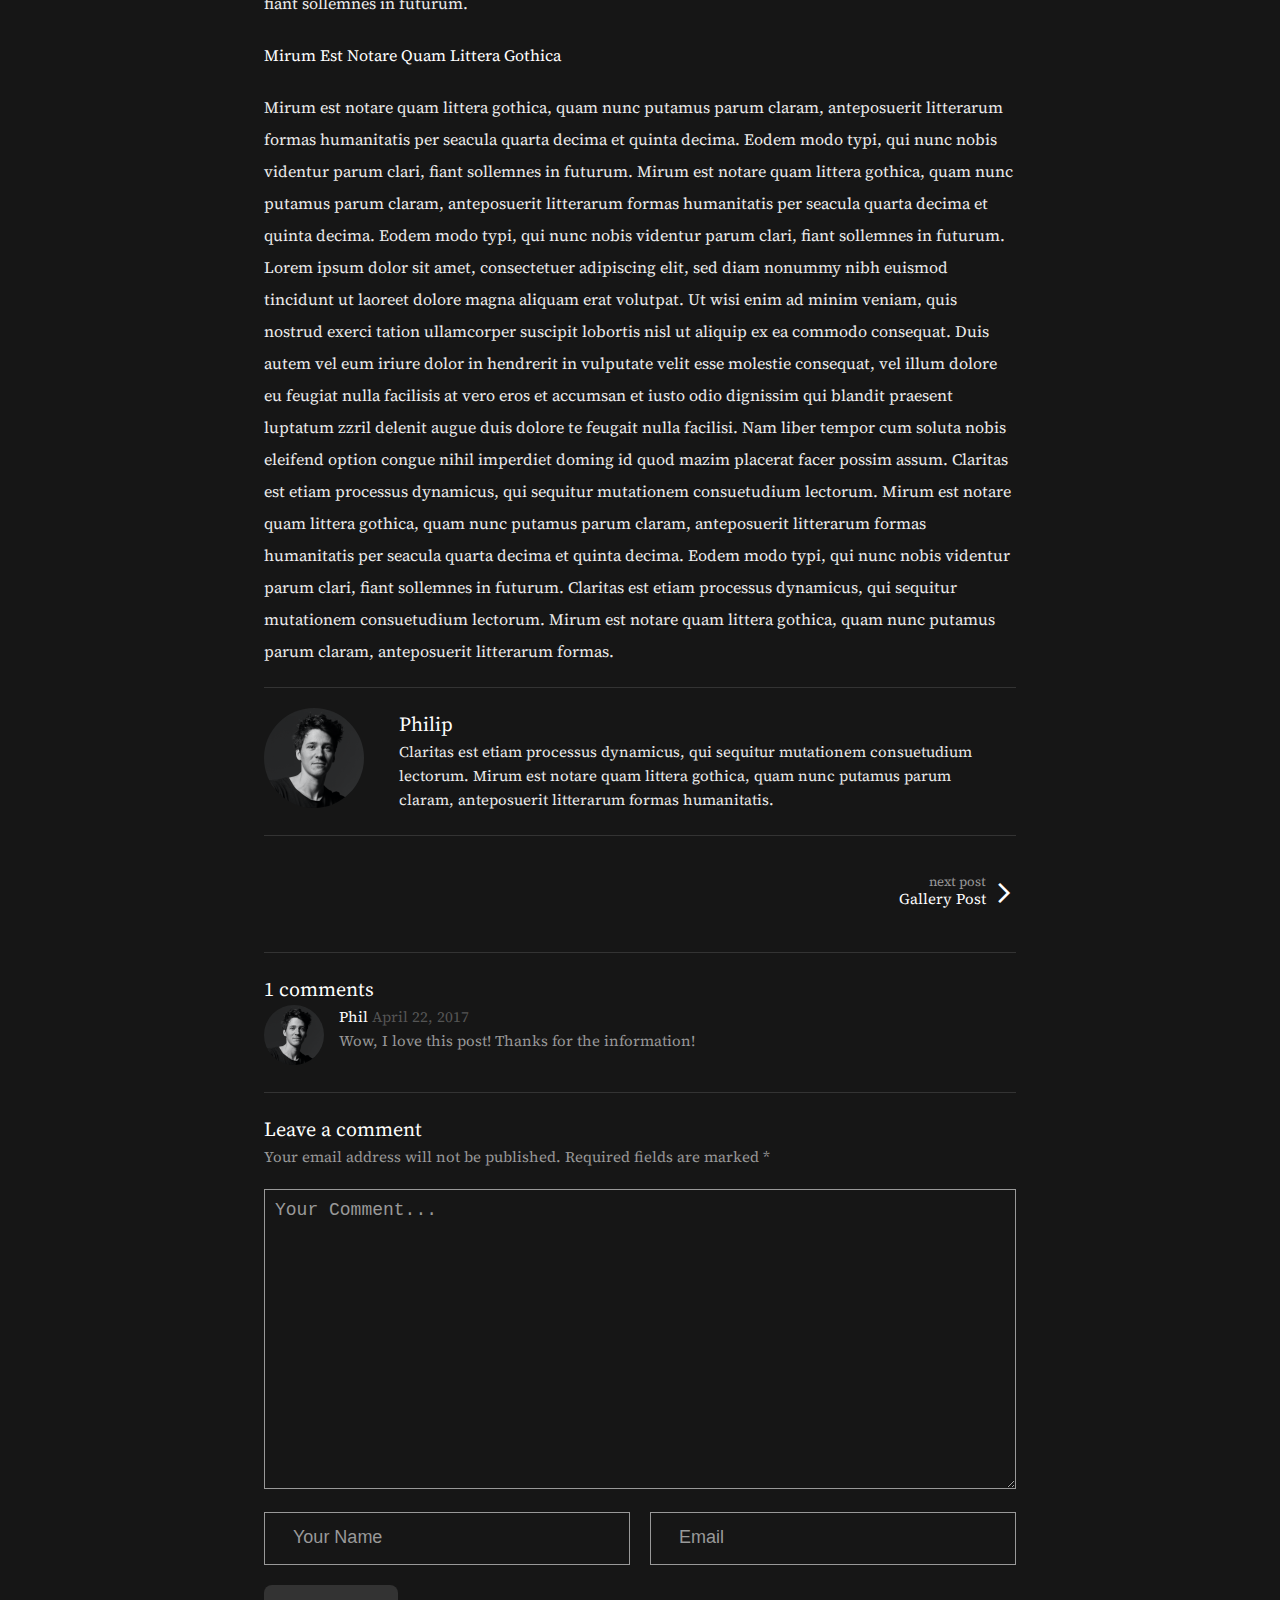
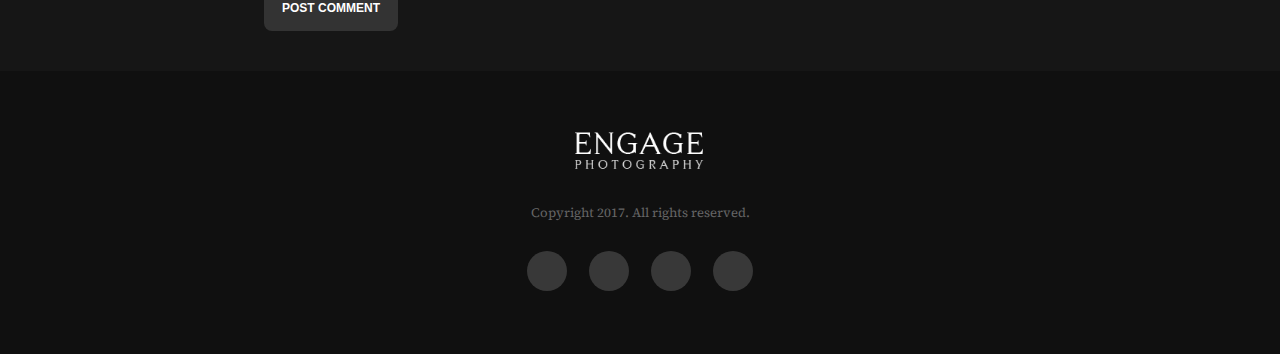
<file: article.html>
<!DOCTYPE html>
<html lang="en">
<head>
    <meta charset="UTF-8">
    <meta name="viewport" content="width=device-width, initial-scale=1.0">
    <link rel="stylesheet" href="https://fonts.googleapis.com/css2?family=Material+Symbols+Outlined:opsz,wght,FILL,GRAD@24,400,0,0" />
    <link rel="preconnect" href="https://fonts.googleapis.com">
<link rel="preconnect" href="https://fonts.gstatic.com" crossorigin>
<link href="https://fonts.googleapis.com/css2?family=Source+Serif+4:ital,opsz,wght@0,8..60,200;0,8..60,300;0,8..60,400;0,8..60,500;0,8..60,600;0,8..60,700;0,8..60,800;0,8..60,900;1,8..60,300;1,8..60,500;1,8..60,600;1,8..60,700&display=swap" rel="stylesheet">
   
    <link rel="stylesheet" href="https://cdnjs.cloudflare.com/ajax/libs/font-awesome/6.5.1/css/all.min.css" integrity="sha512-DTOQO9RWCH3ppGqcWaEA1BIZOC6xxalwEsw9c2QQeAIftl+Vegovlnee1c9QX4TctnWMn13TZye+giMm8e2LwA==" crossorigin="anonymous" referrerpolicy="no-referrer" />
    <link rel="stylesheet" href="./article.css">
    <link rel="stylesheet" href="./style.css">
    <title>Document</title>
</head>
<body>
    <div class="wrapper">
        <header>
            <div class="container">
              <div class="cleaerfix">
                  <div class="logo">
                      <img src="./imgs/engage-photography.png" alt="">
                   </div>
                   <nav class="nav cleaerfix">
                    <div class="menu">
                        <button ><span class="material-symbols-outlined">
                            menu
                            </span></button>
                    </div>
                    <div class="hidden-header toggle">
                        <ul class="cleaerfix   hidden-content">
                            <li><a href="./index.html">Home</a> </li>
                            <li><a href="./about.html">About</a></li>
                            <li><a href="./albums.html">Albums</a></li>
                            <li><a href="./blog.html">Blog</a></li>
                            <li><a href="./contact.html">Contact</a></li>
                            <div class="cleaerfix"></div>
                        </ul>
                    </div>
                      
                   </nav>
  
              </div>

            </div>    
                 
      
      
      </header>
      <section class="simple__post">
        <h1>
            Simple Post
        </h1>
         
        <p><span>By</span> <span>Philipon</span><span> on</span>   <span>April 22, 2017</span> <span>in</span> <span>Classes, Photography</span></p>
        <p><span>Home/</span> <span>simple post</span></p>
    </section>
    <section class="main__section-article">
        <div class="article__container">

            <img src="" alt="">
            <p class="regular__txt">Muis autem vel eum iriure dolor in hendrerit in vulputate velit esse molestie consequat,
                 vel illum dolore eu feugiat nulla facilisis at vero eros et accumsan et iusto odio dignissim qui blandit praesent 
                 luptatum zzril delenit augue duis dolore te feugait nulla facilisi. Nam liber tempor cum soluta nobis
                  eleifend option congue nihil imperdiet doming id quod mazim. Investigationes 
                  demonstraverunt lectores legere me lius quod ii legunt saepius. Claritas est etiam processus dynamicus,
                   qui sequitur mutationem consuetudium lectorum. Mirum est notare quam littera gothica, quam nunc putamus parum claram,
                    anteposuerit litterarum formas humanitatis per seacula quarta decima et quinta decima. Eodem modo typi,
                     qui nunc nobis videntur parum clari, fiant sollemnes in futurum.</p>
            <div class="quote">
               
                <p>
                    
                    
                    <i class="fa-solid fa-quote-left "></i> Duis autem vel eum iriure dolor in hendrerit in vulputate velit esse molestie consequat,
                     vel illum dolore eu feugiat nulla facilisis at vero eros et accumsam. Nam liber tempor cum <br> soluta.
                     <i class="fa-solid fa-quote-right"></i>
                </p>
               
            </div>
            <p class="regular__txt">
                Duis autem vel eum iriure dolor in hendrerit in vulputate velit esse molestie consequat,
                 vel illum dolore eu feugiat nulla facilisis at vero eros et accumsan et iusto odio dignissim qui blandit 
                 praesent luptatum zzril delenit augue duis dolore te feugait nulla facilisi. Nam liber
                  tempor cum soluta nobis eleifend option congue nihil imperdiet doming id quod mazim.
                   Claritas est etiam processus dynamicus, qui sequitur mutationem consuetudium lectorum. 
                   Mirum est notare quam littera gothica, quam nunc putamus parum claram, 
                   anteposuerit litterarum formas humanitatis per seacula quarta decima et quinta decima.
                    Eodem modo typi, qui nunc nobis videntur parum clari, fiant sollemnes in futurum.
                     Mirum est notare quam littera gothica, quam nunc putamus parum claram,
                      anteposuerit litterarum formas humanitatis per seacula quarta decima et quinta decima.
                       Eodem modo typi, qui nunc nobis videntur parum clari, fiant sollemnes in futurum.
                        Mirum est notare quam littera gothica, quam nunc putamus parum claram,
                         anteposuerit litterarum formas humanitatis per seacula quarta decima et quinta decima. Eodem modo typi, 
                qui nunc nobis videntur parum clari, fiant sollemnes in futurum.
            </p>
            <p class="regular__txt white__txt">Mirum Est Notare Quam Littera Gothica</p>
            <p class="regular__txt">
                Mirum est notare quam littera gothica, quam nunc putamus parum claram, anteposuerit litterarum formas 
                humanitatis per seacula quarta decima et quinta decima. Eodem modo typi, qui nunc nobis videntur parum clari, 
                fiant sollemnes in futurum. Mirum est notare quam littera gothica, quam nunc putamus parum claram, 
                anteposuerit litterarum formas humanitatis per seacula quarta decima et quinta decima. Eodem modo typi,
                 qui nunc nobis videntur parum clari, fiant sollemnes in futurum. Lorem ipsum dolor sit amet, consectetuer adipiscing elit,
                  sed diam nonummy nibh euismod tincidunt ut laoreet dolore magna aliquam erat volutpat. 
                  Ut wisi enim ad minim veniam, quis nostrud exerci tation ullamcorper suscipit lobortis nisl ut aliquip ex ea commodo consequat.
                   Duis autem vel eum iriure dolor in hendrerit in vulputate velit esse molestie consequat,
                    vel illum dolore eu feugiat nulla facilisis at vero eros et accumsan et iusto odio dignissim qui 
                    blandit praesent luptatum zzril delenit augue duis dolore te feugait nulla facilisi.
                     Nam liber tempor cum soluta nobis eleifend option congue nihil imperdiet doming id quod mazim placerat facer possim assum. 
                     Claritas est etiam processus dynamicus, qui sequitur mutationem consuetudium lectorum. Mirum est notare quam littera gothica,
                      quam nunc putamus parum claram, anteposuerit litterarum formas humanitatis per seacula quarta decima et quinta decima.
                       Eodem modo typi, qui nunc nobis videntur parum clari, fiant sollemnes in futurum. Claritas est etiam processus dynamicus,
                        qui sequitur mutationem consuetudium lectorum. 
                Mirum est notare quam littera gothica, quam nunc putamus parum claram, anteposuerit litterarum formas.
            </p>
       
        <div class="comments">
            <div class="comment__card philip cleaerfix">
                <div class="comment__img">
                    <img src="./imgs/bc5b747661bacfeb6b43f1ae10373bdb.png" alt="">
                </div>
                <div class="comment__txt">
                    <h2>Philip</h2>
                    <p>Claritas est etiam processus dynamicus, qui sequitur mutationem consuetudium lectorum. Mirum est notare quam littera gothica,
                         quam nunc putamus parum claram, anteposuerit litterarum formas humanitatis.</p>
                </div>
                
            </div>
            <div class="comment__card cleaerfix">
                <div class="next__post">
                    <p class="next__post__firstP">next post</p>
                    <p class="next__post__secondP">Gallery Post</p>
                </div>
                <div class="next__arrow">
                    <span class="material-symbols-outlined">
                        arrow_forward_ios
                        </span>

                </div>
                

            </div>
            <div class="comment__card">
                <div class="one__comment">
                    1 comments
                </div>
                <div class="one__comment__content cleaerfix">
                    <div class="one__comment__img">
                        <img src="./imgs/bc5b747661bacfeb6b43f1ae10373bdb.png" alt="">
                    </div>
                    <div class="one__comment__description">
                        <p class="comment__date"> <span>Phil </span> April 22, 2017</p>
                        <p>Wow, I love this post! Thanks for the information!</p>
                    </div>
                </div>
                
            </div>
            <div class="comment__card">
                <div class="one__comment">
                    Leave a comment
                </div>
                <div class="one__comment__content cleaerfix">
                   
                    <div class="one__comment__description">
                        <p>Your email address will not be published. Required fields are marked *</p>
                    </div>
                </div>
                
            </div>
            <div class="form">
                <textarea class="form__view" name="" id="" cols="10" rows="10" placeholder="your comment..."></textarea>
                <div class="cleaerfix">
                    <input type="text" class="form__view inputs" placeholder="your name">
                    <input type="text" class="form__view inputs" placeholder="email">
                </div>
              
            </div>
            <div class="post__btn">
                <button>post comment</button>
            </div>
        </div>

    </section>
    <footer>
        <div class="container">
            <div class="footer__logo">
                <img src="./imgs/engage-photography.png" alt="">
                <p>Copyright 2017. All rights reserved.</p>
            </div>
            <div class="footer__icons ">
                <div class="f-icon facebook">
                    <i class="fa-brands fa-facebook-f"></i>
                   
                   
                   
                </div>
                <div class="f-icon google">
                    <i class="fa-brands fa-google"></i>
                </div>
                <div class="f-icon linkedin">
                    <i class="fa-brands fa-linkedin"></i>
                </div>
                <div class="f-icon twitter">
                    <i class="fa-brands fa-twitter"></i>
                </div>
            </div>
        </div>
        <div class="right-icon">
            <i class="fa-solid fa-gears"></i>
          
            <i class="fa-solid fa-cart-shopping"></i>
        </div>
    </footer>
</div>
   
<script src="./script.js"></script>
</body>
</html>
</file>
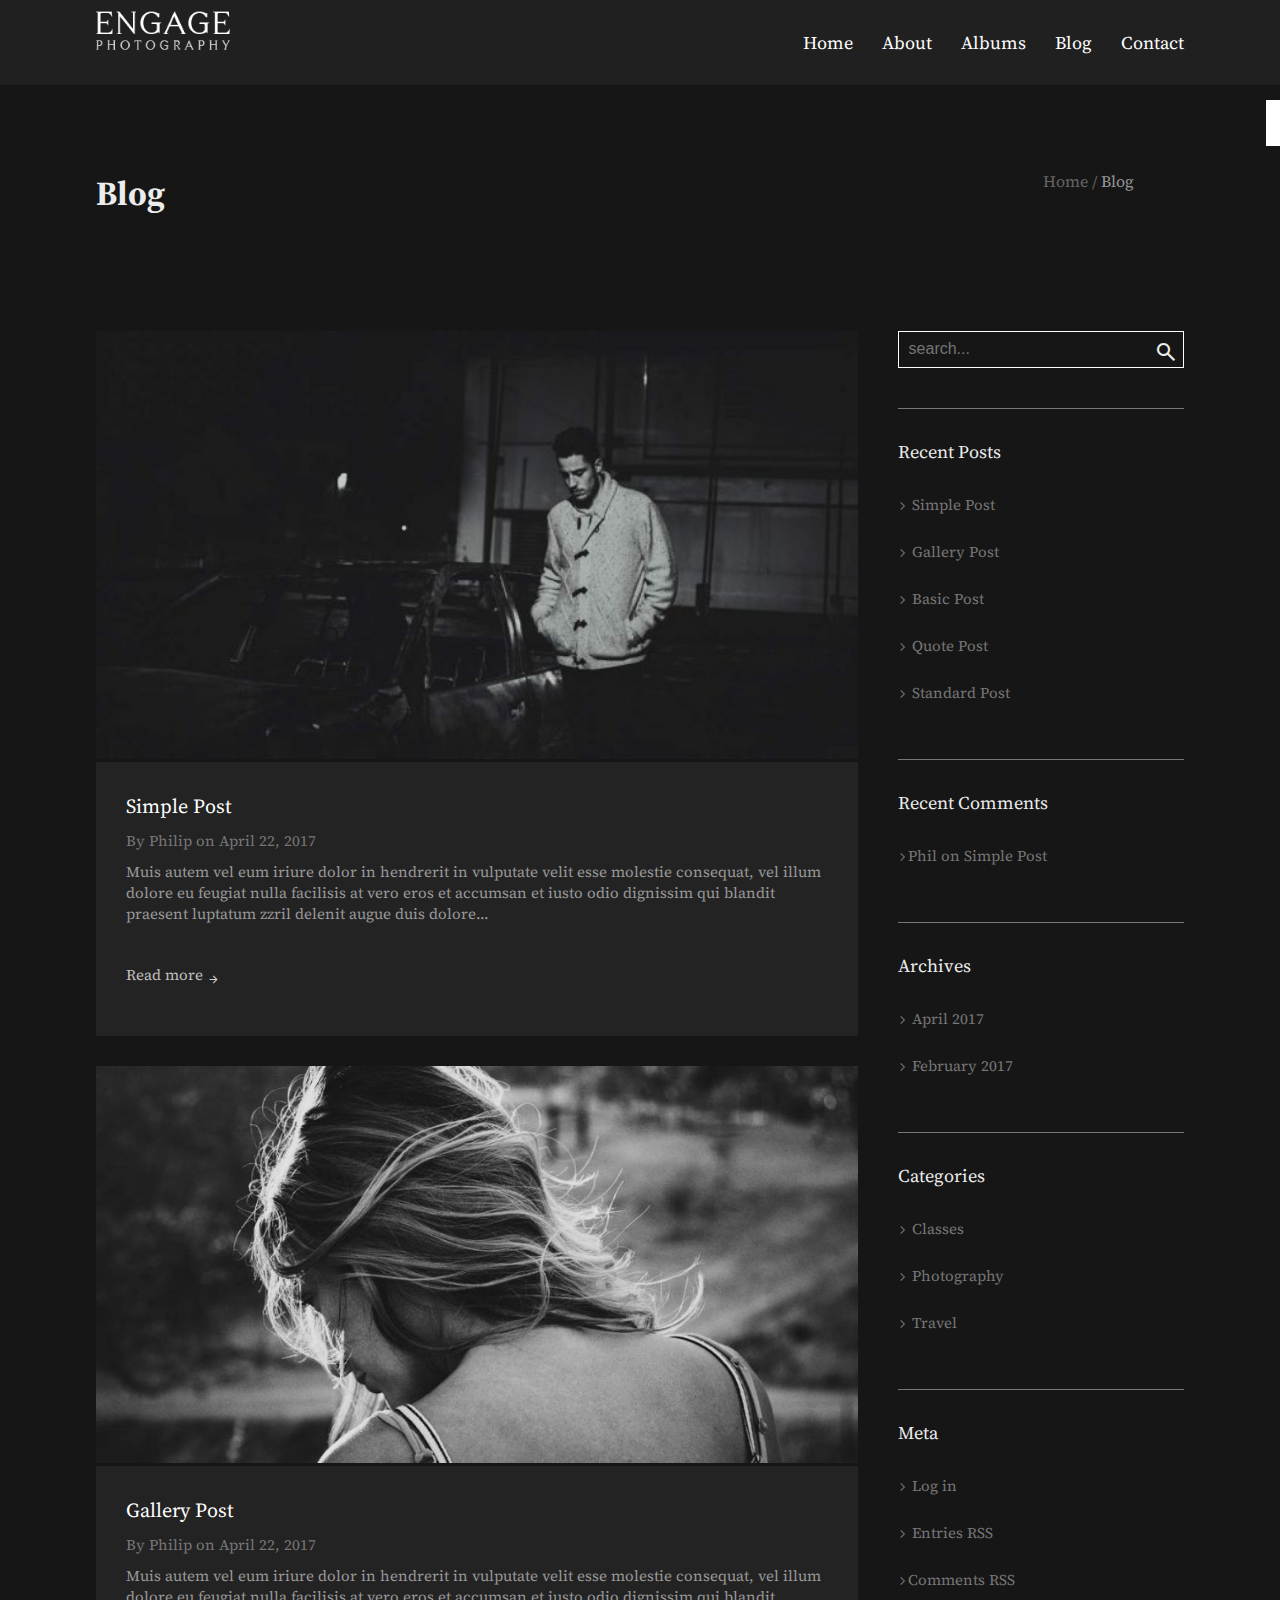
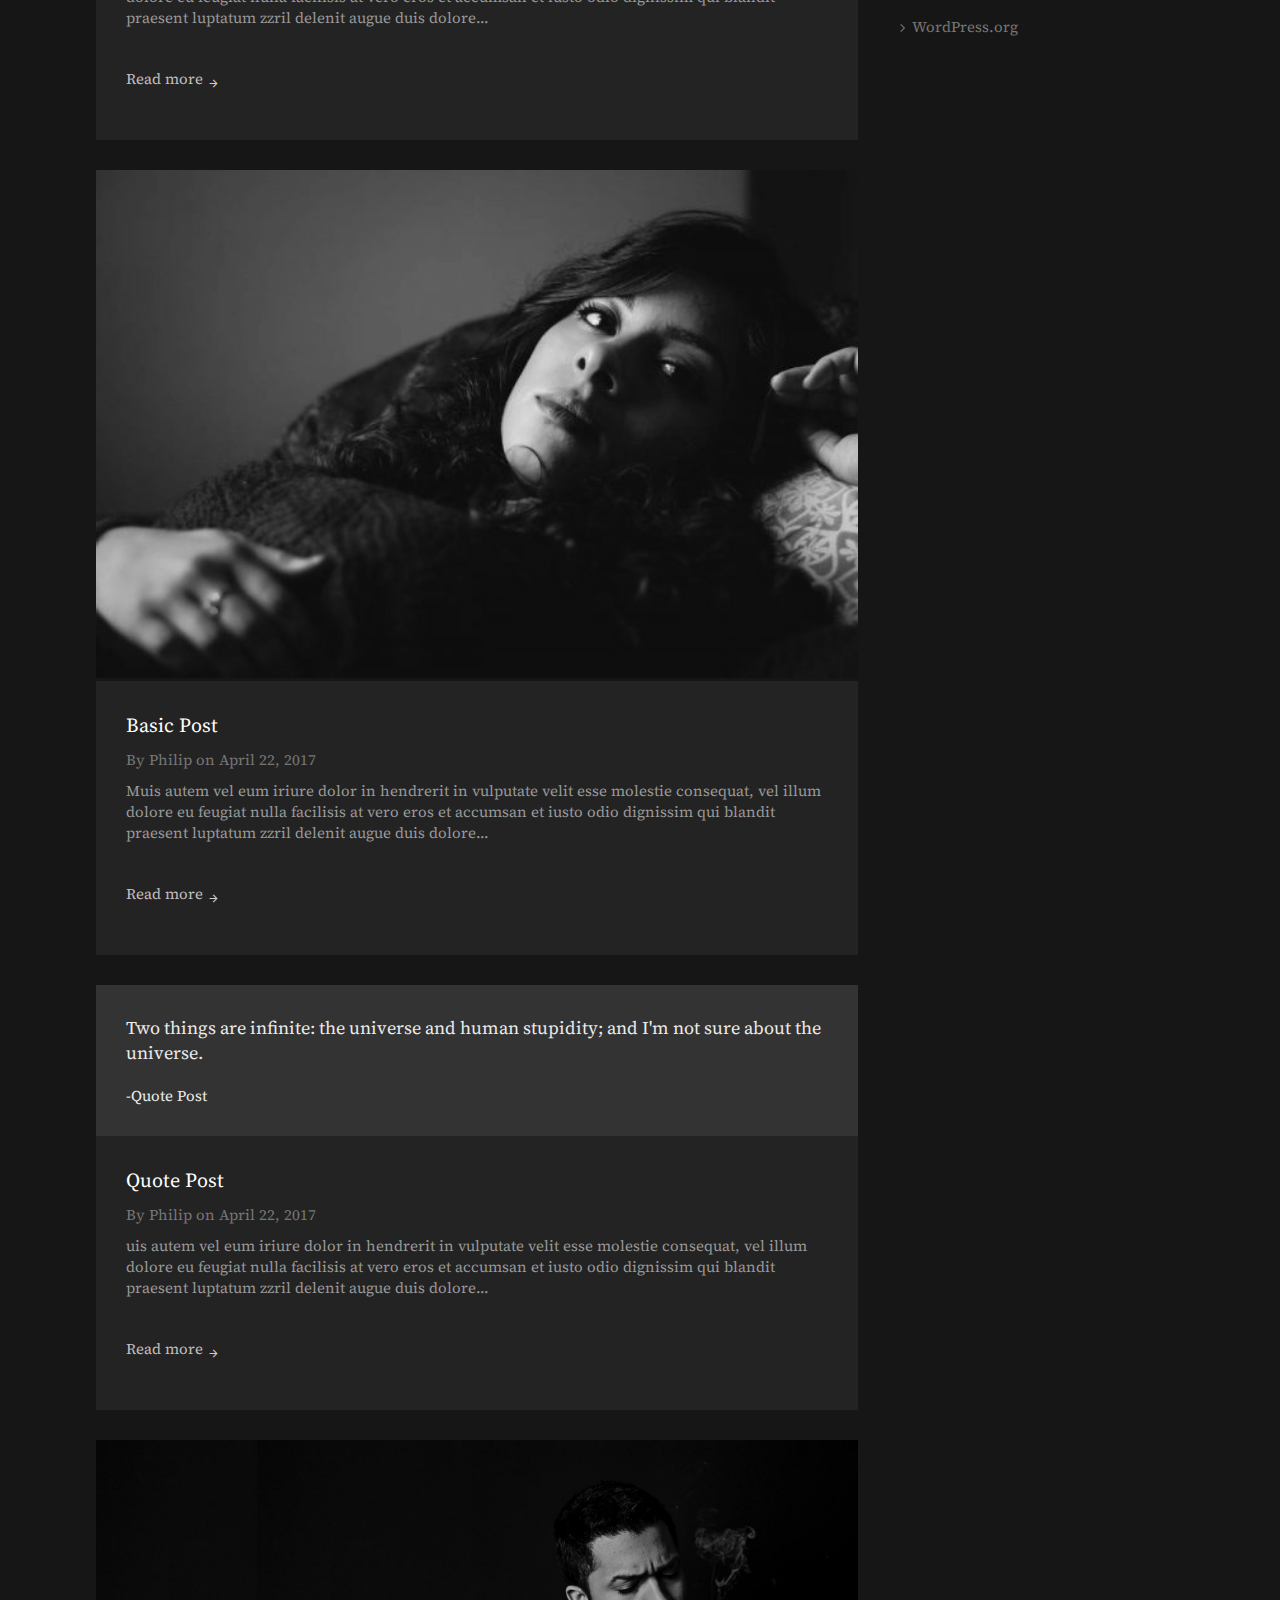
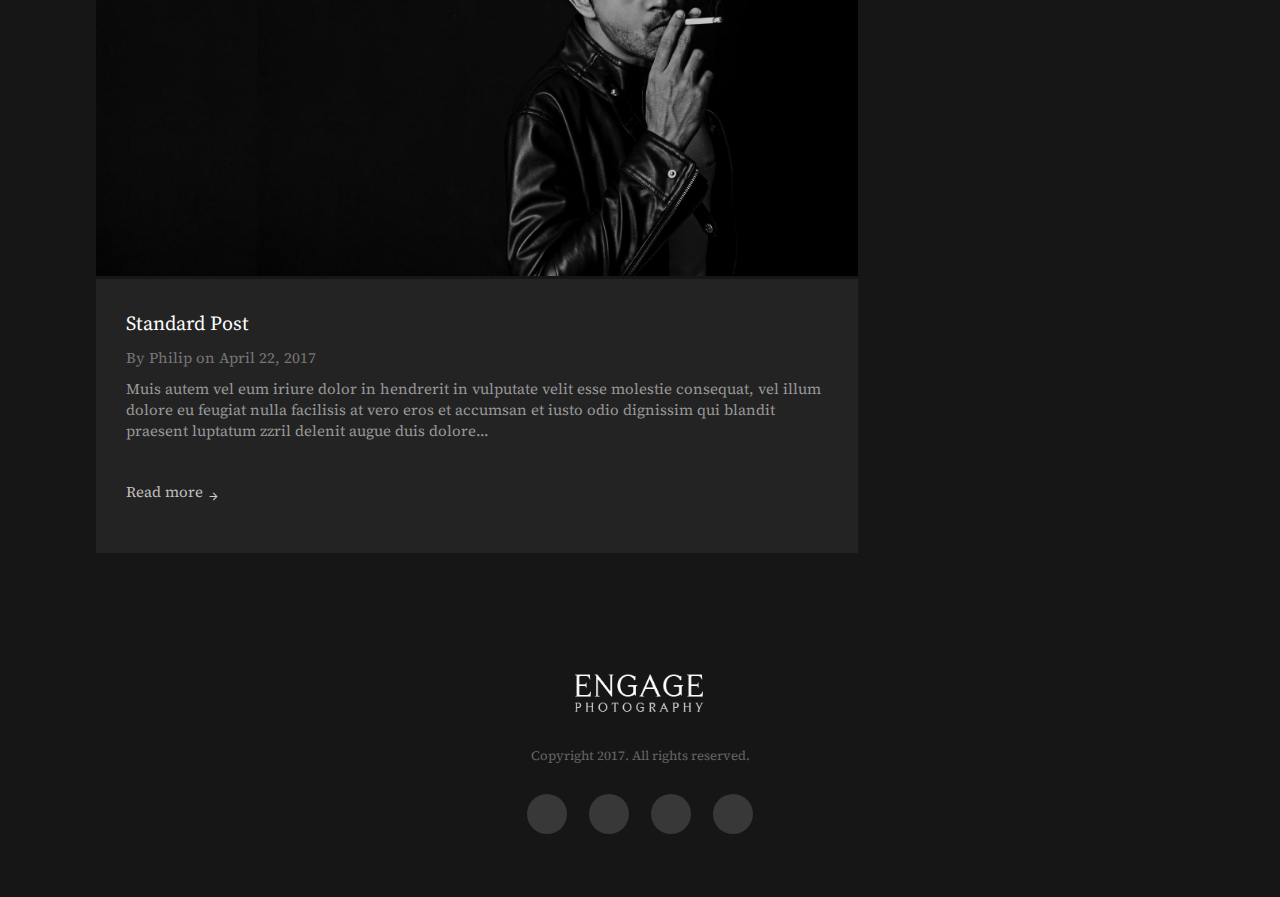
<file: blog.html>
<!DOCTYPE html>
<html lang="en">
<head>
    <meta charset="UTF-8">
    <meta name="viewport" content="width=device-width, initial-scale=1.0">
    <meta name="viewport" content="width=device-width, initial-scale=1.0">
    <link rel="stylesheet" href="https://fonts.googleapis.com/css2?family=Material+Symbols+Outlined:opsz,wght,FILL,GRAD@24,400,0,0" />
    <link rel="preconnect" href="https://fonts.googleapis.com">
<link rel="preconnect" href="https://fonts.gstatic.com" crossorigin>
<link href="https://fonts.googleapis.com/css2?family=Source+Serif+4:ital,opsz,wght@0,8..60,200;0,8..60,300;0,8..60,400;0,8..60,500;0,8..60,600;0,8..60,700;0,8..60,800;0,8..60,900;1,8..60,300;1,8..60,500;1,8..60,600;1,8..60,700&display=swap" rel="stylesheet">
   <link rel="stylesheet" href="./style.css">
    <link rel="stylesheet" href="https://cdnjs.cloudflare.com/ajax/libs/font-awesome/6.5.1/css/all.min.css" integrity="sha512-DTOQO9RWCH3ppGqcWaEA1BIZOC6xxalwEsw9c2QQeAIftl+Vegovlnee1c9QX4TctnWMn13TZye+giMm8e2LwA==" crossorigin="anonymous" referrerpolicy="no-referrer" />
    <link rel="stylesheet" href="./blog.css">
    <title>Document</title>
</head>
<body>
    <div class="wrapper">
        <header>
            <div class="container">
              <div class="cleaerfix">
                  <div class="logo">
                      <img src="./imgs/engage-photography.png" alt="">
                   </div>
                   <nav class="nav cleaerfix">
                    <div class="menu">
                        <button ><span class="material-symbols-outlined">
                            menu
                            </span></button>
                    </div>
                    <div class="hidden-header toggle">
                        <ul class="cleaerfix   hidden-content">
                            <li><a href="./index.html">Home</a> </li>
                            <li><a href="./about.html">About</a></li>
                            <li><a href="./albums.html">Albums</a></li>
                            <li><a href="./blog.html">Blog</a></li>
                            <li><a href="./contact.html">Contact</a></li>
                            <div class="cleaerfix"></div>
                        </ul>
                    </div>
                      
                   </nav>
  
              </div>

            </div>    
                 
      
      
      </header>

      <section class="blog">
        <div class="container cleaerfix">
            <h1 class="blog__h1">
                Blog
    
            </h1>
            <p class="blog__p">Home / <span>Blog</span> </p>

        </div>
  
    </section>
    <section class="main__section-blog">
        <div class="container cleaerfix">
            <div class="main__blog">
                <div class="blog__card">
                    <img src="./imgs/romain-lours-133986-600x.jpg" alt="">
                
                <div class="blog__card__txt">
                    <div class="blog__title">
                        <p>Simple Post</p>
                    </div>
                    <div class="blog__mini__title">
                        <p> By Philip on April 22, 2017</p>
                       
                    </div>
                    <div class="blog__description">
                        <p>
                            Muis autem vel eum iriure dolor in hendrerit in vulputate velit esse molestie consequat,
                             vel illum dolore eu feugiat nulla facilisis at vero eros et accumsan et iusto odio dignissim qui blandit
                              praesent luptatum zzril delenit augue duis dolore...
                        </p>
                    </div>
                    <div class="read__more">
                        <a href="./article.html" class="readMe">Read more <span class="material-symbols-outlined">
                            arrow_forward
                            </span></a>
                    </div>
                </div>
            </div>

            <div class="blog__card">
                <img src="./imgs/grant-porter-113533-900x470.jpg" alt="">
            
            <div class="blog__card__txt">
                <div class="blog__title">
                    <p>Gallery Post</p>
                </div>
                <div class="blog__mini__title">
                    <p> By Philip on April 22, 2017</p>
                   
                </div>
                <div class="blog__description">
                    <p>
                        Muis autem vel eum iriure dolor in hendrerit in vulputate velit esse molestie consequat,
                         vel illum dolore eu feugiat nulla facilisis at vero eros et accumsan et iusto odio dignissim qui blandit
                          praesent luptatum zzril delenit augue duis dolore...
                    </p>
                </div>
                <div class="read__more">
                    <a href="./article.html" class="readMe">Read more <span class="material-symbols-outlined">
                        arrow_forward
                        </span></a>
                </div>
            </div>
        </div>
        <div class="blog__card">
            <img src="./imgs/lesly-b-juarez-199312-600x.jpg" alt="">
        
        <div class="blog__card__txt">
            <div class="blog__title">
                <p>Basic Post</p>
            </div>
            <div class="blog__mini__title">
                <p> By Philip on April 22, 2017</p>
               
            </div>
            <div class="blog__description">
                <p>
                    Muis autem vel eum iriure dolor in hendrerit in vulputate velit esse molestie consequat,
                     vel illum dolore eu feugiat nulla facilisis at vero eros et accumsan et iusto odio dignissim qui blandit
                      praesent luptatum zzril delenit augue duis dolore...
                </p>
            </div>
            <div class="read__more">
                <a href="" class="readMe">Read more <span class="material-symbols-outlined">
                    arrow_forward
                    </span></a>
            </div>
        </div>
    </div>
    <div class="blog__card">
       <div class="card__header">
        <p class="Quote__p">
            Two things are infinite: the universe and human stupidity; and I'm not sure about the universe.
        </p>
        <div class="card__header__txt cleaerfix">
            <p>-Quote Post</p>
            <div>
                <i class="fa-solid fa-quote-left"></i>
            </div>
        </div>
       </div>
    
    <div class="blog__card__txt">
        <div class="blog__title">
            <p>Quote Post</p>
        </div>
        <div class="blog__mini__title">
            <p> By Philip on April 22, 2017</p>
           
        </div>
        <div class="blog__description">
            <p>
                uis autem vel eum iriure dolor in hendrerit in vulputate velit esse molestie consequat, vel illum dolore eu feugiat nulla facilisis at vero eros et accumsan et iusto odio dignissim qui blandit praesent luptatum zzril delenit augue duis dolore...
            </p>
        </div>
        <div class="read__more">
            <a href="">Read more <span class="material-symbols-outlined">
                arrow_forward
                </span></a>
        </div>
    </div>
</div>
<div class="blog__card">
    <img src="./imgs/full-3.jpg" alt="">

<div class="blog__card__txt">
    <div class="blog__title">
        <p>Standard Post</p>
    </div>
    <div class="blog__mini__title">
        <p> By Philip on April 22, 2017</p>
       
    </div>
    <div class="blog__description">
        <p>
            Muis autem vel eum iriure dolor in hendrerit in vulputate velit esse molestie consequat,
             vel illum dolore eu feugiat nulla facilisis at vero eros et accumsan et iusto odio dignissim qui blandit
              praesent luptatum zzril delenit augue duis dolore...
        </p>
    </div>
    <div class="read__more">
        <a href="" class="readMe">Read more <span class="material-symbols-outlined">
            arrow_forward
            </span></a>
    </div>
</div>
</div>
            </div>
            <div class="sidebar">
                <div class="input__container">
                    <input type="text" placeholder="search...">
                    <span class="material-symbols-outlined">
                        search
                        </span>
                </div>

                <div class="sidebar__card">
                    <h2>Recent Posts</h2>
                    <ul>
                        <li><span class="material-symbols-outlined">
                            arrow_forward_ios
                            </span> Simple Post
                        </li>
                        <li><span class="material-symbols-outlined">
                            arrow_forward_ios
                            </span> Gallery Post
                        </li>
                        <li><span class="material-symbols-outlined">
                            arrow_forward_ios
                            </span> Basic Post
                        </li>
                        <li><span class="material-symbols-outlined">
                            arrow_forward_ios
                            </span> Quote Post
                        </li>
                        <li><span class="material-symbols-outlined">
                            arrow_forward_ios
                            </span> Standard Post
                        </li>
                    </ul>
                </div>



                <div class="sidebar__card">
                    <h2>Recent Comments</h2>
                    <ul>
                        <li><span class="material-symbols-outlined">
                            arrow_forward_ios
                            </span>Phil on Simple Post
                        </li>
                        
                    </ul>
                </div>
                <div class="sidebar__card">
                    <h2>Archives</h2>
                    <ul>
                        <li><span class="material-symbols-outlined">
                            arrow_forward_ios
                            </span> April 2017
                        </li>
                        <li><span class="material-symbols-outlined">
                            arrow_forward_ios
                            </span> February 2017
                        </li>
                      
                    </ul>
                </div>

                <div class="sidebar__card">
                    <h2>Categories</h2>
                    <ul>
                        <li><span class="material-symbols-outlined">
                            arrow_forward_ios
                            </span> Classes
                        </li>
                        <li><span class="material-symbols-outlined">
                            arrow_forward_ios
                            </span> Photography
                        </li>
                        <li><span class="material-symbols-outlined">
                            arrow_forward_ios
                            </span> Travel
                        </li>
                        
                    </ul>
                </div>



                <div class="sidebar__card">
                    <h2>Meta
                    </h2>
                    <ul>
                        <li><span class="material-symbols-outlined">
                            arrow_forward_ios
                            </span> Log in
                        </li>
                        <li><span class="material-symbols-outlined">
                            arrow_forward_ios
                            </span> Entries RSS
                        </li>
                        <li><span class="material-symbols-outlined">
                            arrow_forward_ios
                            </span>Comments RSS
                        </li>
                        <li><span class="material-symbols-outlined">
                            arrow_forward_ios
                            </span> WordPress.org
                        </li>
                      
                    </ul>
                </div>


            </div>
        </div>
    </section>
    <footer>
        <div class="container">
            <div class="footer__logo">
                <img src="./imgs/engage-photography.png" alt="">
                <p>Copyright 2017. All rights reserved.</p>
            </div>
            <div class="footer__icons ">
                <div class="f-icon facebook">
                    <i class="fa-brands fa-facebook-f"></i>
                   
                   
                   
                </div>
                <div class="f-icon google">
                    <i class="fa-brands fa-google"></i>
                </div>
                <div class="f-icon linkedin">
                    <i class="fa-brands fa-linkedin"></i>
                </div>
                <div class="f-icon twitter">
                    <i class="fa-brands fa-twitter"></i>
                </div>
            </div>
        </div>
        <div class="right-icon">
            <i class="fa-solid fa-gears"></i>
          
            <i class="fa-solid fa-cart-shopping"></i>
        </div>
    </footer>
    </div>
    <script src="./script.js"></script>
</body>
</html>
</file>
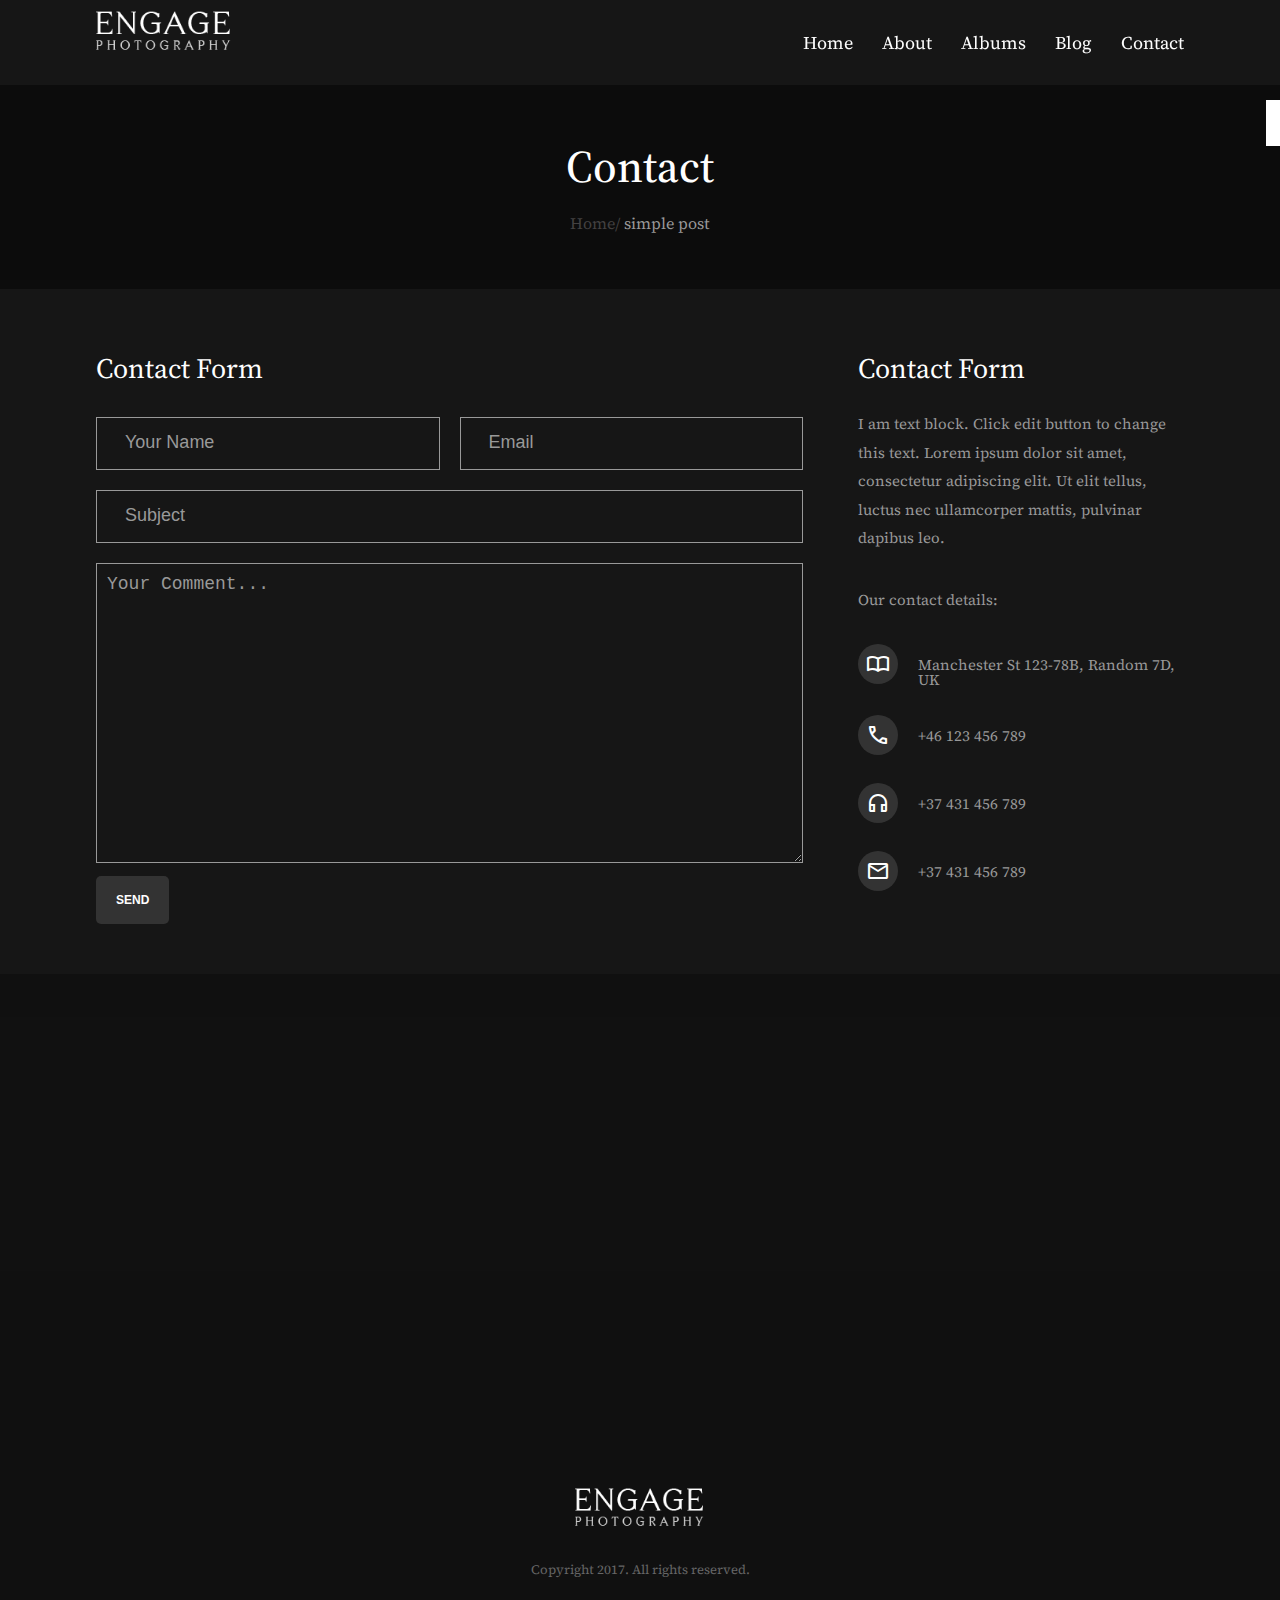
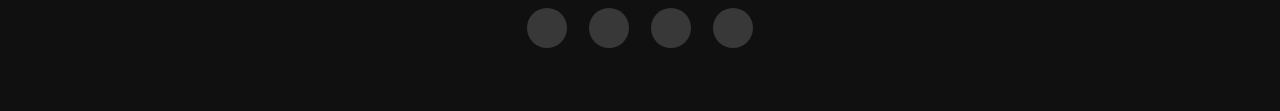
<file: contact.html>
<!DOCTYPE html>
<html lang="en">
<head>
    <meta charset="UTF-8">
    <meta name="viewport" content="width=device-width, initial-scale=1.0">
    <link rel="stylesheet" href="https://fonts.googleapis.com/css2?family=Material+Symbols+Outlined:opsz,wght,FILL,GRAD@24,400,0,0" />
    <link rel="preconnect" href="https://fonts.googleapis.com">
<link rel="preconnect" href="https://fonts.gstatic.com" crossorigin>
<link href="https://fonts.googleapis.com/css2?family=Source+Serif+4:ital,opsz,wght@0,8..60,200;0,8..60,300;0,8..60,400;0,8..60,500;0,8..60,600;0,8..60,700;0,8..60,800;0,8..60,900;1,8..60,300;1,8..60,500;1,8..60,600;1,8..60,700&display=swap" rel="stylesheet">
   
    <link rel="stylesheet" href="https://cdnjs.cloudflare.com/ajax/libs/font-awesome/6.5.1/css/all.min.css" integrity="sha512-DTOQO9RWCH3ppGqcWaEA1BIZOC6xxalwEsw9c2QQeAIftl+Vegovlnee1c9QX4TctnWMn13TZye+giMm8e2LwA==" crossorigin="anonymous" referrerpolicy="no-referrer" />
    <link rel="stylesheet" href="./contact.css">
    <link rel="stylesheet" href="./style.css">
    <title>Document</title>
</head>
<body>
    <div class="wrapper">
        <header>
            <div class="container">
              <div class="cleaerfix">
                  <div class="logo">
                      <img src="./imgs/engage-photography.png" alt="">
                   </div>
                   <nav class="nav cleaerfix">
                    <div class="menu">
                        <button ><span class="material-symbols-outlined">
                            menu
                            </span></button>
                    </div>
                    <div class="hidden-header toggle">
                        <ul class="cleaerfix   hidden-content">
                            <li><a href="./index.html">Home</a> </li>
                            <li><a href="./about.html">About</a></li>
                            <li><a href="./albums.html">Albums</a></li>
                            <li><a href="./blog.html">Blog</a></li>
                            <li><a href="./contact.html">Contact</a></li>
                            <div class="cleaerfix"></div>
                        </ul>
                    </div>
                      
                   </nav>
  
              </div>

            </div>    
                 
      
      
      </header>
      <section class="contact">
        <h1>
            contact
        </h1>
         
        <p></p>
        <p><span>Home/</span> <span>simple post</span></p>
    </section>
    <div class="contact__content">
        <div class="container cleaerfix">


            <section class="contact__form">
                <p class="form__title">Contact Form</p>
                <div class="form">
                    <div class="cleaerfix">
                        <input type="text" class="form__view inputs" placeholder="your name">
                        <input type="text" class="form__view inputs" placeholder="email">
                    </div>
                    <input type="text" class="form__view subject" placeholder="subject">
                    <textarea class="form__view" name="" id="" cols="10" rows="10" placeholder="your comment..."></textarea>
                   
                  
                </div>
                <div class="send__button">
                    <button class="send__btn">
                        send
                    </button>
                </div>

            </section>

            <section class="contact__info">
                <p class="form__title">Contact Form</p>
                <p class="info__p">
                    I am text block. Click edit button to change this text. Lorem ipsum dolor sit amet, 
                    consectetur adipiscing elit. Ut elit tellus, luctus nec ullamcorper mattis, pulvinar dapibus leo.
                </p>
                <div class="contact__details">
                    <p class="info__p">Our contact details:</p>
                    <ul>
                        <li class="cleaerfix">
                            <div class="icon__info"><span class="material-symbols-outlined">
                                import_contacts
                                </span></div>
                            <p class="info__p info__plus">Manchester St 123-78B, Random 7D, UK</p>
                        </li>
                        <li class="cleaerfix">
                            <div class="icon__info"><span class="material-symbols-outlined">
                                call
                                </span></div>
                            <p class="info__p info__plus">+46 123 456 789</p>
                        </li>
                        <li class="cleaerfix">
                            <div class="icon__info"><span class="material-symbols-outlined">
                                headphones
                                </span></div>
                            <p class="info__p info__plus">+37 431 456 789</p>
                        </li>
                        <li class="cleaerfix">
                            <div class="icon__info"><span class="material-symbols-outlined">
                                mail
                                </span></div>
                            <p class="info__p info__plus">+37 431 456 789</p>
                        </li>
                    </ul>
                </div>

            </section>

        </div>

    </div>
    <section class="map">
        <iframe class="map__iframe"
            src="https://www.google.com/maps/embed?pb=!1m14!1m12!1m3!1d54579.64249011369!2d32.27727185896349!3d31.242120585246056!2m3!1f0!2f0!3f0!3m2!1i1024!2i768!4f13.1!5e0!3m2!1sen!2seg!4v1705671666279!5m2!1sen!2seg"
            height="450" style="border:0;" allowfullscreen="" loading="lazy"
            referrerpolicy="no-referrer-when-downgrade"></iframe>
    </section>
    <footer>
        <div class="container">
            <div class="footer__logo">
                <img src="./imgs/engage-photography.png" alt="">
                <p>Copyright 2017. All rights reserved.</p>
            </div>
            <div class="footer__icons ">
                <div class="f-icon facebook">
                    <i class="fa-brands fa-facebook-f"></i>
                   
                   
                   
                </div>
                <div class="f-icon google">
                    <i class="fa-brands fa-google"></i>
                </div>
                <div class="f-icon linkedin">
                    <i class="fa-brands fa-linkedin"></i>
                </div>
                <div class="f-icon twitter">
                    <i class="fa-brands fa-twitter"></i>
                </div>
            </div>
        </div>
        <div class="right-icon">
            <i class="fa-solid fa-gears"></i>
          
            <i class="fa-solid fa-cart-shopping"></i>
        </div>
    </footer>
   
    </div>
    <script src="./script.js"></script>
    
</body>
</html>
</file>
<file: style.css>
*{
    padding: 0;
    margin: 0;
    box-sizing: border-box;
}
img{
    width: 100%;
}
ul{
    list-style: none;
    padding-left: 0;
}
.container{
    width: 85%;
    margin: 0 auto;
}
body{
    background-color: #1D1D1D;
    background-color: #161616;
    color: #ECECEC;
    font-family: 'Source Serif 4', serif;
    font-weight: 400;
}
html{
    font-size: 62.5%;
}
.cleaerfix{


}
.cleaerfix::after{
    content: "";
    clear: both;
    display: block;
}
.hidden{
    display: none;
}
/* main__section */
header{
    background-color: transparent;
    padding: 1rem 0;
    position: sticky;
    z-index: 100;
  
    top: 0;   
}
.menu{
    display: none;
}
.logo{
    width: 50%;
    float: left;
}
.logo img{
    width: 25%;
}
.nav{
    width: 50%;
    float: right;
    text-align: end;
    padding: 2rem 0;
    font-size: 1.8rem;
}
.nav li:not(:last-child){
    display: inline-block;
    margin-left: 2.5rem;
}
nav a{
    text-decoration: none;
    color: #fff;
}

.main__section{
    background-image: url(./imgs/full-3.jpg);
    background-position: right top;
    background-size: cover;
    height: 100vh;    
}
.welcome__txt{
   
    margin-top: 10%;
    font-size: 2.4rem;
    line-height: 1.5;
}
.welcome__txt h1{
    font-size: 7rem;
}
.learn__btn{
    padding:1.8rem 2.2rem;
    background-color: #CECECE;
    color: #000;
    border-radius: 5px;
    border: none;
    font-family: 'Source Serif 4', serif;
    font-weight: 600;
    margin-top: 2rem;
    text-transform: uppercase;
}
.learn__btn:focus{
   
    border: none;
}

/* welcome__section */
.welcome__section{
 
    background-color: #161616;
    text-align: center;
    padding: 5.5rem 2rem;
  
}
.welcome__section__container{
    width: 50%;
    margin: 0 auto;
   
}
.welcome__section h2{
    font-size: 3rem;
    margin-bottom: 2.4rem;
}

.welcome__section p{
    color:#606060;
    font-size: 1.8rem;
   
    line-height: 2;
}
.circle{
    text-align: center;
    padding-top: 20px;
}
.circle a{
    position: relative;
    display: inline-block;
    border: 2px solid rgba(255, 255, 255, 0.7);
    color: #fff;
    width: 32px;
    height: 50px;
    border-radius: 24px;
    text-indent: -9999px;
    cursor: pointer;

}
.main__section .circle span{
    height: 8px;
    width: 8px;
    background: rgba(255, 255, 255, 0.9);
    border-radius: 50%;
    position: absolute;
    left: 10px;
    top: 6px;
    animation-name: top-bottom;
    animation-iteration-count:infinite;
    animation-duration: 1.8s;
    /* animation-delay: 2s; */
}
@keyframes top-bottom{
    0%{
            transform: translateY(0px);
            opacity: 1;
    }
    100%{
        transform: translateY(15px);
        opacity: 0;
    }
    
}
@keyframes top-nav{
    0%{
            transform: translateY(-200px);
            opacity: 0;
    }
    100%{
        transform: translateY(0);
        opacity: 1;
    }
    
}

/* learn__about */
.learn__about{
    padding: 7rem 0;
    background-color: #1d1d1d;
}
.learn__about__card{
    width: 50%;
    float: left;
    padding:4.5rem 3rem;
}
.learn__about h3{
    font-size: 3.4rem;
    color: #fff;
    font-weight: 400;
    margin-top: 4rem;
    margin-bottom: 3rem;
}
.learn__about p{
    color:#999;
    font-size: 1.6rem;
    margin: 2rem 0;
    line-height: 1.6;
}
.learn__about__card span{
    display: inline-block;
    height: .07rem;
    background-color: #383838;
    margin: 2rem 0;
    width: 5%;
}
/* latest__albums */
.latest__albums{
    color:#161616;
    padding: 5rem 0;
}
.latest__mini__container{
    text-align: center;
    color: #888;
    padding-bottom: 4rem;
}
.latest__albums h4,.latest__news h5{
    color: #fff;
    font-size: 3rem;
    font-weight: 400;
    padding: 3rem 0;
}
.latest__albums p,.latest__news{
    font-size: 1.8rem;
    font-weight: 400;
    padding-bottom: 5rem;
}
.latest__albums li{
display: inline-block;
    font-size: 1.8rem;
    padding: 2rem 1rem;
   line-height: .2;
   cursor: pointer;
  
}
.latest__albums li:not(:last-child){
    margin-right: 2.5rem;
}
.active-tab-index{
    color: #fff;
    border-bottom: .2rem solid #383838;
}

.imgs__comtainer{
    margin-top: 2.5rem;
}
.imgs__card{
    width: calc( (100% - 60px)/3);
    float: left;
    overflow: hidden;
    
}
.imgs__card:not(:last-child){
    margin-right: 30px;
}
.test{
    overflow: hidden;
}
.card{
    overflow: hidden;
    transition: transform 0.5s, opacity .4s;
    margin-bottom: 30px;
    position: relative;
}
.card img{
    width: 100%;
    transition: transform 0.5s, opacity .4s;
}
.cover{

    position: absolute;
    background-color:#1d1d1d ;
    animation-name: bottom-top;
    animation-duration: .5s;
    inset: 0;
    width: 100%;
    height: 100%;
    opacity: 0;
}
.cover-icons-container{
    position: absolute;
    top: 50%;
    left: 50%;
    transform: translate(-50%,-50%);
}
.icon{
    width: 4rem;
    height: 4rem;
    border-radius: 50%;
    display: inline-block;
    background: rgba(255, 255, 255, 0.8);
    color: #333;
    z-index: 1;
    transition: all .5s;
    position: relative;
    transform: translateY(50px);
    opacity: 0;
}
.icon:not(:last-child){
    margin-right:5px;
}
.icon span{
    position: absolute;
    top: 50%;
    left: 50%;
    transform: translate(-50%,-50%);
}

.card:hover .icon{
    opacity: 1;
    transform: translateY(0);
}
.card:hover .cover{
    opacity: .5;
}
.card:hover img {
    transform: scale(1.1);
}
.card:hover .icon-container{
    opacity: 1;
    top: 50%;
}
.view__all__button{
    text-align: center;
    padding: 4rem 0;
    margin-top: 40px;
}
.view__btn{
background-color: #333333;
text-transform: uppercase;
font-weight: 600;
font-size: 1.2;
border-radius: 5px;
border: none;
color: #fff;
padding: 1.2rem 2rem;
font-family: 'Source Serif 4', serif;
}
/* latest__news */
.latest__news{
    text-align: center;
    color: #888;
    background-color: #1d1d1d;
}
.news__card{
    width: calc((100% - 60px)/3);
    text-align: start;
    line-height: 1.86;
    background-color: #232323;
    padding: 2rem;
}
.news__card:not(:last-child){
    margin-right: 30px;
}
.news__card h6{
    color: #fff;
    font-size: 2rem;
    font-weight: 500;
    text-transform: capitalize;

}
.subtitle{
    color: #666;
    font-size: 1.3rem;
    margin-bottom: 3rem;
}
.news__main__txt{
    color:#999;
    font-size: 1.5rem;
    padding-top: 1rem;
}
.read__more{
    display: inline-block;
    padding: 2rem 0;
    position: relative;
   
}
.read__more:hover span{
transform: translateX(10px);
color: #333333;
}
.read__more:hover a{
    color: #333333;  
}
.read__more a{
    text-decoration: none;
    font-size: 1.5rem;
    transition: all .6s;
    color: #cfcfcf;
}
.read__more span{
    font-size: 1.8rem;
    vertical-align: middle;
    padding-top: .6rem;
    color: #cfcfcf;
    transition: all .6s;
}
.visit__blog__button{
    text-align: center;
}
.visit__blog__button button{
    background-color: #333333;
text-transform: uppercase;
font-weight: 600;
font-size: 1.2;
border-radius: 5px;
border: none;
margin-top: 4rem;
padding: 1.2rem 2rem;
font-family: 'Source Serif 4', serif;

}
.visit__blog__button a{
    text-decoration: none;
    color: #fff;
    vertical-align: top;
   
}
.visit__blog__button span{
    color: #fff;
    font-size: 1.4rem;
    padding-top: .3rem;
}

/* footer */
footer{
    padding: 6rem 0;
}
.footer__logo{
    text-align: center;
}
.footer__logo img{
    width: 12%;
}
.footer__logo p{
    color: #666;
    font-size: 1.3rem;
    margin: 3rem 0;
}
.footer__icons{
    text-align: center;
}

.f-icon:not(:last-child){
    margin-right: 2rem;
}
.f-icon{
    width: 4rem;
    height: 4rem;
    border-radius: 50%;
    display: inline-block;
    background-color: #383838;
    text-align: center;
    transition: all 1s;
}
.f-icon i{
    color: #1D1D1D;
    font-size: 2.4rem;
    line-height: 1.8;
    transition: all 1s;
    cursor: pointer;
}
.facebook:hover{
    background-color: #3B5998;
  
}
.facebook:hover i{
   
    color: #fff;
}
.google:hover{
    background-color: #DD4B53;
  
}
.google:hover i{
   
    color: #fff;
}
.linkedin:hover{
    background-color: #007BB5;
  
}
.linkedin:hover i{
    color: #fff;
}
.twitter:hover{
    background-color: #00ACED;
  
}
.twitter:hover i{
   
    color: #fff;
}

/* right icon */
.right-icon{
    position: fixed;
    background-color: #fff;
    color:#535151;
    right: 0;
    top: 100px;
   
    font-size: 22px;
    text-align: center;
    padding: 7px;
}
.right-icon i{
    display: block;
    padding: 8px 0;
}












 @media screen and (max-width: 1200px){


.nav{
    width: 50%;
    float: right;
    text-align: end;
    padding: 1rem 0;
    font-size: 1.8rem;
}
.logo{
    width: 50%;
}

.logo img{
    width: 30%;
}
.learn__about__card{
    padding:2.5rem 1rem;
}
.learn__about h3{
    margin-top: 0;
    margin-bottom: 1rem;
}
.learn__about p{
    margin: 1rem 0;   
}
.learn__about__card span{
    margin: 1rem 0;
}
.latest__mini__container{
    width: 100%;
}
.latest__mini__container ul{
    width: 90%;
    margin: auto;
}
.latest__albums li{
        padding: 2rem 0;   
}
.latest__albums li:not(:last-child){
        margin-right: 1.5rem;
}
.imgs__card{
    width: calc( (100% - 30px)/2);
    margin-right:0 !important ;
}
.imgs__card:first-child{
    margin-right: 30px !important;
    
}
.responsive-card{
    transform: translateY(-295px);
}
.view__all__button{
    margin-top: 0;
}
.news__card:last-child{
    margin-top: 3rem;
}

 



} 



@media screen and (max-width: 992px){
    header .logo{
        display: none;
    }
       header .nav{
           width: 100%;
           overflow: hidden;
       }
       .hidden-header{
        display: none;
        }
       header .nav .menu{
       display: block;
       }
       .nav ul li{
       display: block;
       width: 100%;
       text-align: center;
       padding: 1rem 0;
       }

.welcome__txt{
   
    margin-top: 16%;
}

.welcome__txt h1{
    font-size: 5rem;

}
.welcome__txt p{
    font-size: 2.4rem;
    margin: 3.2rem 0;
}
.nav{
    width: 70%;
    float: right;
    text-align: end;
    padding: 1rem 0;
    font-size: 1.8rem;
}
.logo{
    width: 30%;
}
.logo img{
    width: 70%;
}
 .welcome__section__container{
    width: 70%;
    text-align: center;
}
.welcome__section h2{
    font-size: 2.6rem;
    margin-bottom: 2rem;
}

.welcome__section p{
    font-size: 1.6rem;
} 
.learn__about .container{
    width: 98%;
}

.learn__about__card{
    padding:1.5rem 1rem;
}
.learn__about h3{
    margin-top: 0;
    margin-bottom: .5rem;
    font-size: 2.6rem;
  
}

.learn__about p{
    margin:  0;   
    font-size: 1.6rem;
}

.responsive-card{
    transform: translateY(-240px);
}
.latest__mini__container p{
    font-size: 2rem;
}
.subtitle{
    font-size: 1.5rem;
}




} 


@media screen and (max-width: 768px){
   
    .learn__about__card{
   
         width: 100%;
    } 

   
       .imgs__card{
        width: 100%;
        float: left;
        overflow: hidden;
    }
       .footer__logo img{
        width: 30%;
    }
    .responsive-card{
        transform: translateY(0);
    }
}
</file>
<file: about.css>
.article__container{
    width: 60%;
    margin: 0 auto;
    padding: 4rem;

}
.hidden{
    display: none;
}

@keyframes move{
    0%{
            
            transform: translateY(15px);
            opacity: 0;
    }
    100%{
        transform: translateY(0px);
        opacity: 1;
    }
}
/* main__section */
header{
    background-color: #171616;
}


/* about */
.about{
    background-image: url(./imgs/1920x1300.jpeg);
    background-size: cover;
    background-position: bottom;
    text-align: center;
    padding: 5rem 0;
}
.about h1{
font-size: 4.5rem;
font-weight: 500;
color: #fff;
}
.about p{
    padding: 2rem;
    font-size: 2rem;
    color: #fff;
}

/* who__am__i */
.who__am__i{
    padding: 4rem;
}
.who__am__card,.how__start__card{
    width: 50%;
    float: left;
    padding: 4rem ;

}
.how__start__card{
    padding: 5rem;
}
.who__am__card__left ,.how__start__card__left{
    padding-left: 0;
}

.who__am__card h2{
    font-size: 3rem;
    font-weight: 400;
    color: #fff;
}
.who__am__card p,.how__start__card p{
    font-size: 1.6rem;
    color: #999;
    margin-bottom: 2rem;
    margin-top: 1rem;
}
.who__am__card span,.how__start__card span{
    display: inline-block;
    height: .07rem;
    background-color: #383838;
    margin: 2rem 0;
    width: 5%;
}
.How__did__I__start{
    background-color: #1d1d1d;
    padding: 3rem 0;
    
}

.how__start__card h2{
    font-size: 3rem;
    font-weight: 400;
    padding-top: 3rem;
    margin-top: 3rem;
    color: #fff;
}
.how__start__card p{
   
    margin-bottom: 3rem;
    margin-top: 2rem;
}
.about__icons{
    padding: 6rem 0;
    background-color: #161616;
}
.icon__card{
    width: calc((100% - 90px)/4);
    text-align: center;
    float: left;
}
.icon__card:not(:last-child){
    margin-right: 30px;
}
.icons{
    width: 8rem;
    height: 8rem;
    border-radius: 50%;
    background-color: #333333;
    text-align: center;
   margin: 0 auto;
    
}
.icons span{
    font-size:3.5rem;
    line-height: 70px;
    color: #fff;
    margin-top: .5rem;
}
.icon__title{
    font-size: 1.7rem;
    margin: 1.5rem 0;
    color: #fff;
}
.icon__description{
    color: #888;
    font-size: 1.4rem;
}
.our__goal{
    background-color: #1d1d1d;
    padding: 4rem 0;
}
.our__goal__header{
    width: 40%;
    margin: 3rem auto;
    text-align: center;
   
}
.our__goal__header a{
    text-decoration: none;
    font-size: 1.4rem;
    color: #888;
    padding: 1.2rem 1.7rem;
    background-color: rgba(0,0,0,0.12);
}
.our__goal__header a:not(:last-child){
   margin-right: 1rem;
}
.active-tab{
    background-color: #333333 !important;
    color: #fff !important; ;
}

.our__goal__card{
    width: 50%;
    float: left;
    color: #999;
    padding: 5rem;
    font-size: 1.4rem;
    line-height: 1.9;
    
}



@media screen and (max-width: 1200px){

    .who__am__i{
        padding: 4rem 2rem;
    }
    .who__am__card,.how__start__card{
        padding: 2rem ;
    }
    .how__start__card h2{
        font-weight: 400;
        padding-top: 1rem;
        margin-top: 1rem;
    }
    .who__am__card p,.how__start__card p{
        margin-bottom: .8rem;
    }
    .who__am__card span,.how__start__card span{
        margin: 0;
    
    }
    .our__goal__card{
      
        padding:3rem 2rem;
      
        
    }

}

@media screen and (max-width: 992px){
    .who__am__i{
        padding: 4rem 1rem;
    }
    .who__am__card,.how__start__card{
        padding: 1rem ;
    }
    .who__am__card p,.how__start__card p{
        margin-bottom: 0;
        margin-top: 0;
        font-size: 1.5rem;
    }
  
    .who__am__card img,.how__start__card img{
        margin-top: 3rem;
    }
    .our__goal .container{
        width: 95%;
    }
    .our__goal__header{
        width: 60%;
    }
    .our__goal__card{
        padding:2rem 1rem; 
    }
 


}


@media screen and (max-width: 768px){
  
    .who__am__card,.how__start__card{
        width: 100%;
    }
    .our__goal__header{
        width: 80%;
    }
    .our__goal__card {
        width: 100%;
    }
    .icon__card{
        width: calc((100% - 30px)/2);
    }
    .icon__card{
        margin-right: 0 !important;
    }
    .icon__card:nth-child(1), .icon__card:nth-child(3){
        margin-right: 30px !important;

    }
    


}
</file>
<file: albums.css>
/* albums */
.albums{
    background-color: #101010;
    text-align: center;
    padding: 5rem 0;
}
.albums h1{
font-size: 4.5rem;
font-weight: 500;
color: #fff;
}
.albums p{
    padding: 2rem;
    font-size: 2rem;
    color: #999;
}
</file>
<file: article.css>
.article__container{
    width: 65%;
    margin: 0 auto;
    padding: 4rem;

}



/* simple__post */
.simple__post{
    text-align: center;
    padding: 4rem 0;
    background-color: #0c0c0c
}
.simple__post h1{
    font-size: 4.5rem;
font-weight: 500;
color: #fff;
}
.simple__post p{
    font-size: 1.6rem;
    padding: 1rem 0;
}
.simple__post span:nth-child(even){
    color: #999;
}
.simple__post span:nth-child(odd){
    color: #434141;
}

/* main__section */

.regular__txt{
    line-height: 2;
    font-size: 1.6rem;
    margin: 2rem 0;
}
.quote p{
    margin-left: 3rem;
    border-left: 2px solid #999;
    padding-left: 2.5rem;
    font-size: 1.6rem;
    position: relative;
    line-height: 2.3;
}
.quote p::first-letter{
    content: " ";
    padding-left: 2.5rem;
}
.quote .fa-quote-left{
    position: absolute;
    left: 3rem;
    top: 0;
    font-size: 2rem;
}
.quote .fa-quote-right{
    position: absolute;
 
    font-size: 2rem;

}
.white__txt{
    color: #fff;
}
.comment__card{
    padding: 2rem 0;
    font-size: 1.5rem;
    border-top: 1px solid #333;
    line-height: 1.6;
}
.philip img{
    width: 10rem;
    height: 10rem;
    border-radius: 50%;
}
.comment__img{
    float: left;
    width: 15%;
    margin-right: 3%;
   
}
.comment__txt{
    float: left;
    width: 80%;
}
.comment__txt h2{
    color: #fff;
    font-weight: 400;
    font-size: 2rem;
}
.next__post{ 
    width: 96%;
    float: left;
    text-align: end;
    color: #fff;
    padding: 2rem 0;
}
.next__post__firstP{
    font-size: 1.3rem;
   line-height: .9;
   color: #999;
}
.next__arrow{
    width: 4%;
    float: left;
    color: #fff;
    text-align: end;
   
    padding: 2rem 0;
    padding-top: 2.5rem;
}
.one__comment{
    color: #fff;
    text-align: start;
    font-size: 2rem;
}
.one__comment__img{
    width: 10%;
    float: left;
   
}
.one__comment__img img{
    width: 6rem;
    height: 6rem;
    border-radius: 50%;
   
}
.one__comment__description{
    width: 70%;
    float: left;
}
.one__comment__description p{
    color: #999;
}
.one__comment__description .comment__date{
    color: #555;
}
.one__comment__description span{
    color: #fff;
}
.form__view{
    background-color: transparent;
    border: 1.5px solid #999;

}
.form__view::placeholder{
    color: #999;
    font-size: 1.8rem;
    padding: 1rem;
    text-transform: capitalize;

}
.form textarea{
    width: 100%;
    
    height: 30rem;
}

.inputs{
    width: calc((100% - 20px)/2);
    float: left;
    padding: 1.8rem;
    margin-top: 2rem;

}
.inputs:first-child{
    margin-right: 20px;
}
.post__btn button{
    background-color: #333333;
    color: #fff;
    text-transform: uppercase;
    font-weight: 600;
    padding: 1.6rem 1.8rem;
    border-radius: 8px;
    margin-top: 2rem;
    border: none;
    font-size: 1.2rem;
}

/* footer */
footer{
    padding: 6rem 0;
    background-color: #101010;
}
.footer__logo{
    text-align: center;
}
.footer__logo img{
    width: 12%;
}
.footer__logo p{
    color: #666;
    font-size: 1.3rem;
    margin: 3rem 0;
}
.footer__icons{
    /* width: 10%;
    margin: 0 auto; */
    text-align: center;
}
.icon{
    width: 4rem;
    height: 4rem;
    border-radius: 50%;
display: inline-block;
    background-color: #383838;
    text-align: center;
    transition: all 1s;
    
}
.icon:not(:last-child){
    margin-right: 2rem;
}
.icon i{
    color: #1D1D1D;
    font-size: 2.4rem;
    line-height: 1.8;
    transition: all 1s;
}
.facebook:hover{
    background-color: #3B5998;
  
}
.facebook:hover i{
   
    color: #fff;
}
.google:hover{
    background-color: #DD4B53;
  
}
.google:hover i{
   
    color: #fff;
}
.linkedin:hover{
    background-color: #007BB5;
  
}
.linkedin:hover i{
   
    color: #fff;
}
.twitter:hover{
    background-color: #00ACED;
  
}
.twitter:hover i{
   
    color: #fff;
}





@media screen and (max-width: 1200px) {
    .article__container{
        width: 75%;
    }
}

@media screen and (max-width: 992px) {

    .article__container{
        width: 90%;
    }
    .comment__txt{
        float: left;
        width: 80%; 
    }
    .one__comment__img{
       margin-right: 5%;
       
    }
}


@media screen and (max-width: 768px) {
    .article__container{
        width: 100%;
        padding: 1rem;
    }
   
    .philip img{
        width: 7.5rem;
        height: 7.5rem;
        border-radius: 50%;
    }

    .comment__txt h2{
  
        font-size: 1.8rem;
    }
    .comment__card{
        font-size: 1.3rem;
    }
    .next__post{ 
        width: 96%;
        float: left;
        text-align: end;
        color: #fff;
        padding: 2rem 0;
        
    }
    .next__post__firstP{
        font-size: 1.3rem;
       line-height: .9;
       color: #999;
    }
   
  


}
</file>
<file: blog.css>
/* main__section */
header{
    padding: 1rem 0;
    position: sticky;
    width: 100%;
    background-color: #202020;
    top: 0;
}

.blog{
    padding: 4rem 0;
    background-color: #161616;
}
.blog__h1{
    width: 50%;
    float: left;
    font-size: 3.4rem;
    padding: 4.5rem 0;
}
.blog__p{
    width: 50%;
    float: left;
    text-align: end;
    font-size: 1.6rem;
  color: #666;
  padding: 4.5rem 0;
    padding-right: 5rem;
}
.blog__p span{
    color: #999;
}
/* main__section */

.main__section-blog{
    padding: 3rem 0;
}

.main__blog{
    width: 70%;
    float: left;
}
.blog__card{
    margin-bottom: 3rem;
}
.sidebar{
    width: 30%;
    float: left;
}
.blog__card__txt{
    padding: 3rem;
    background-color: #232323;
}
.blog__title p{
    font-size: 2rem;
    color: #fff;
    font-weight: 400;
}
.blog__mini__title p{
    color: #777;
    font-size: 1.5rem;
    margin: 1rem 0;
}
.blog__description p{
    color: #999;
    font-size: 1.5rem;
}
.read__more{
    margin-top: 2rem;
}
.read__more a{
    text-decoration: none;
    color: #c2bfbf;
    font-size: 1.5rem;
}
.read__more span{
    vertical-align: middle;
    font-size: 1.3rem;
}
.card__header{
    background-color: #333333;
    padding: 3rem;
    font-size: 1.5rem;
}
.card__header__txt{
    margin-top: 2rem;
    position: relative;
}
.card__header__txt p{
    width: 70%;
    float: left;
}
.card__header__txt div{
    width: 25%;
    float: left;
    text-align: end;
    padding-right: 2rem;
    color: #999;
    font-size: 3rem;
}
.Quote__p{
    font-size: 1.8rem;
}
.fa-quote-left{
position: absolute;
right: 0;
}

/* sidebar */
.sidebar{
    padding-left: 4rem;
}
.input__container{
    border-bottom: 1px solid #777;
}
.input__container input{
    width: 100%;
    margin-bottom: 4rem;
    background-color: transparent;
    border: 1px solid #fff;
    padding: 1rem;
    margin-right: -3.2rem;
}
.input__container span{
    vertical-align: middle;
}
.input__container input::placeholder{
   font-size: 1.6rem;
}
.sidebar__card:not(:last-child){
    border-bottom: 1px solid #777;
    padding-bottom: 3rem;
}
.sidebar__card h2{
    font-size: 1.8rem;
    font-weight: 400;
    margin: 3rem 0;
    margin-top: 3rem;
}

.sidebar__card li{
    font-size: 1.5rem;
    color: #777;
    margin-bottom: 2.6rem;
}


.sidebar__card span{
    font-size: 1rem;
    vertical-align: middle;

}


@media screen and (max-width: 768px) {
    .main__blog{
        width: 100%;
    }
    
    .sidebar{
      width: 100%;
      padding-left: 0;
    }
    
  }
</file>
<file: contact.css>
/* main__section */
 
.article__container {
  width: 60%;
  margin: 0 auto;
  padding: 4rem;
}
/* contact */
.contact {
  text-align: center;
  padding: 5rem 0;
  background-color: #0c0c0c;
}
.contact h1 {
  font-size: 4.5rem;
  font-weight: 500;
  color: #fff;
  text-transform: capitalize;
}
.contact p {
  font-size: 1.6rem;
  padding: 0.5rem 0;
}
.contact span:nth-child(even) {
  color: #999;
}
.contact span:nth-child(odd) {
  color: #434141;
}

/* contact__form */
.contact__form {
  width: 65%;
  float: left;
  padding-top: 5rem;
  margin-right: 5%;
}

.form__title {
  font-size: 2.8rem;
  color: #fff;
  padding: 1rem 0;
  text-transform: capitalize;
}

.form__view {
  background-color: transparent;
  border: 1.5px solid #999;
}
.form__view::placeholder {
  color: #999;
  font-size: 1.8rem;
  padding: 1rem;
  text-transform: capitalize;
}
.form textarea {
  width: 100%;
  margin-top: 2rem;
  height: 30rem;
}

.inputs {
  width: calc((100% - 20px) / 2);
  float: left;
  padding: 1.8rem;
  margin-top: 2rem;
}
.subject {
  width: 100%;
  padding: 1.8rem;
  margin-top: 2rem;
}
.inputs:first-child {
  margin-right: 20px;
}
.send__btn {
  background-color: #333333;
  color: #fff;
  border: none;
  padding: 1.7rem 2rem;
  border-radius: 5px;
  text-transform: uppercase;
  font-weight: 600;
  font-size: 1.2rem;
  margin-top: 1rem;
}
.contact__info {
  width: 30%;
  float: left;
  padding-top: 5rem;
}

.info__p {
  color: #999;
  font-size: 1.5rem;
  line-height: 1.9;
  padding-top: 1.3rem;
}

.contact__details p:first-child {
  margin: 2rem 0 3rem;
}
.icon__info {
  width: 4rem;
  height: 4rem;
  border-radius: 50%;
  background-color: #333333;
  float: left;
  color: #fff;
  text-align: center;
  padding-top: 0.8rem;
}
.info__plus {
  width: 80%;
  float: left;
  line-height: 1.5rem;
  margin-left: 2rem;
}

.contact__details li {
  margin-bottom: 2.8rem;
}

/* map */
.map__iframe {
  width: 100%;
}
.map {
  position: relative;
  margin-top: 5rem;
}
.map::after {
  content: "";
  position: absolute;
  width: 100%;
  inset: 0;
  background-color: #0c0c0c86;
  z-index: 2;
}

/* footer */
footer {
  padding: 6rem 0;
  background-color: #101010;
}
.footer__logo {
  text-align: center;
}
.footer__logo img {
  width: 12%;
}
.footer__logo p {
  color: #666;
  font-size: 1.3rem;
  margin: 3rem 0;
}
.footer__icons {
  /* width: 10%;
    margin: 0 auto; */
  text-align: center;
}
.icon {
  width: 4rem;
  height: 4rem;
  border-radius: 50%;
  display: inline-block;
  background-color: #383838;
  text-align: center;
  transition: all 1s;
}
.icon:not(:last-child) {
  margin-right: 2rem;
}
.icon i {
  color: #1d1d1d;
  font-size: 2.4rem;
  line-height: 1.8;
  transition: all 1s;
}
.facebook:hover {
  background-color: #3b5998;
}
.facebook:hover i {
  color: #fff;
}
.google:hover {
  background-color: #dd4b53;
}
.google:hover i {
  color: #fff;
}
.linkedin:hover {
  background-color: #007bb5;
}
.linkedin:hover i {
  color: #fff;
}
.twitter:hover {
  background-color: #00aced;
}
.twitter:hover i {
  color: #fff;
}

@media screen and (max-width: 1200px) {
  .contact .container{
    width: 90%;
  }
  .info__plus {
    width: 70%;
  }

  .contact__details p:first-child {
    margin: 1rem 0;
  }
}

@media screen and (max-width: 992px) {
  .contact__form {
    width: 100%;
  }
  .contact__info {
    width: 100%;
  }

  .info__plus {
    width: 65%;
    margin-left: 1rem;
  }

  .contact__details li {
    margin-bottom: 1.8rem;
  }
}

@media screen and (max-width: 768px) {
  .info__plus {
    width: 75%;
  }
  .philip img{
    width: 7rem;
    height: 7rem;
    border-radius: 50%;
}
  .contact__details li {
    margin-bottom: 2.8rem;
  }
}
</file>
